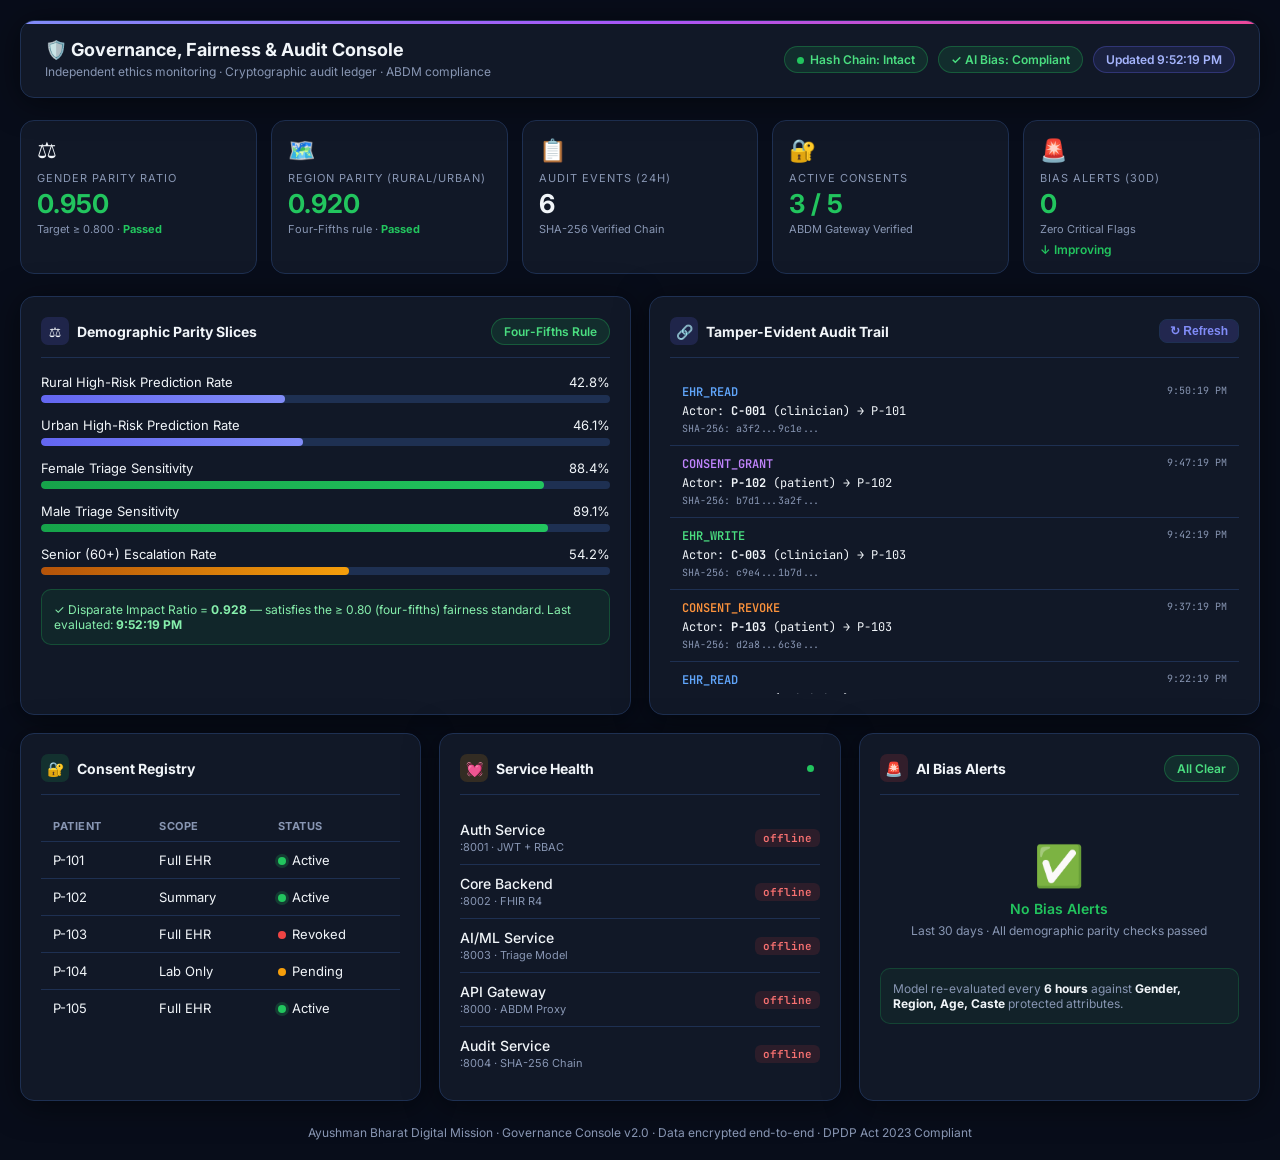
<file: apps/admin-dashboard/index.html>
<!DOCTYPE html>
<html lang="en">
<head>
  <meta charset="UTF-8">
  <meta name="viewport" content="width=device-width, initial-scale=1.0">
  <title>Ayushman Bharat — Governance &amp; Fairness Console</title>
  <meta name="description" content="Admin dashboard for algorithmic fairness monitoring, audit trail, consent management, and system health for Ayushman Bharat Digital Health.">
  <link rel="preconnect" href="https://fonts.googleapis.com">
  <link href="https://fonts.googleapis.com/css2?family=Inter:wght@400;500;600;700&family=JetBrains+Mono:wght@400;500&display=swap" rel="stylesheet">
  <style>
    :root {
      --primary: #818cf8;
      --primary-dark: #6366f1;
      --primary-glow: rgba(99,102,241,0.2);
      --bg: #080d1a;
      --surface: #111827;
      --surface-2: #1a2235;
      --surface-3: #22304a;
      --text: #f1f5f9;
      --muted: #8896b3;
      --border: #1e3052;
      --success: #22c55e;
      --warning: #f59e0b;
      --danger: #ef4444;
      --radius: 14px;
      --shadow: 0 4px 32px rgba(0,0,0,0.5);
    }
    * { box-sizing: border-box; margin: 0; padding: 0; }
    body { background: var(--bg); color: var(--text); font-family: 'Inter', system-ui, sans-serif; padding: 20px; min-height: 100vh; }
    .container { max-width: 1400px; margin: 0 auto; }

    /* ── Header ─────────────────────────────────────── */
    header {
      display: flex; justify-content: space-between; align-items: center;
      background: var(--surface); padding: 18px 24px;
      border-radius: var(--radius); border: 1px solid var(--border);
      margin-bottom: 22px; box-shadow: var(--shadow); position: relative; overflow: hidden;
    }
    header::before {
      content: ''; position: absolute; top: 0; left: 0; right: 0; height: 3px;
      background: linear-gradient(90deg, #818cf8, #a855f7, #ec4899);
    }
    .header-badges { display: flex; gap: 10px; flex-wrap: wrap; }
    .badge { padding: 5px 12px; border-radius: 20px; font-size: 12px; font-weight: 600; }
    .badge-ok      { background: rgba(34,197,94,0.12);  color: #4ade80;  border: 1px solid rgba(34,197,94,0.3); }
    .badge-warn    { background: rgba(245,158,11,0.12); color: #fbbf24; border: 1px solid rgba(245,158,11,0.3); }
    .badge-info    { background: rgba(99,102,241,0.12); color: #a5b4fc; border: 1px solid rgba(99,102,241,0.3); }

    /* ── KPI Grid ───────────────────────────────────── */
    .kpi-grid { display: grid; grid-template-columns: repeat(5, 1fr); gap: 14px; margin-bottom: 22px; }
    @media (max-width: 1100px) { .kpi-grid { grid-template-columns: repeat(3, 1fr); } }
    @media (max-width: 700px)  { .kpi-grid { grid-template-columns: 1fr 1fr; } }
    .kpi-card {
      background: var(--surface); padding: 16px; border-radius: var(--radius);
      border: 1px solid var(--border); transition: transform 0.2s;
    }
    .kpi-card:hover { transform: translateY(-2px); }
    .kpi-icon { font-size: 22px; margin-bottom: 8px; }
    .kpi-label { font-size: 11px; text-transform: uppercase; letter-spacing: 1px; color: var(--muted); margin-bottom: 6px; }
    .kpi-val { font-size: 26px; font-weight: 700; line-height: 1; }
    .kpi-sub { font-size: 11px; color: var(--muted); margin-top: 5px; }
    .kpi-trend { font-size: 12px; margin-top: 6px; font-weight: 600; }
    .trend-up   { color: var(--success); }
    .trend-warn { color: var(--warning); }

    /* ── Main Grid ──────────────────────────────────── */
    .main-grid { display: grid; grid-template-columns: 1fr 1fr; gap: 18px; }
    @media (max-width: 900px) { .main-grid { grid-template-columns: 1fr; } }
    .grid-3 { display: grid; grid-template-columns: 1fr 1fr 1fr; gap: 18px; margin-top: 18px; }
    @media (max-width: 900px) { .grid-3 { grid-template-columns: 1fr; } }
    .card {
      background: var(--surface); border-radius: var(--radius);
      border: 1px solid var(--border); padding: 20px; box-shadow: var(--shadow);
    }
    .card-title {
      font-size: 14px; font-weight: 700; margin-bottom: 16px;
      display: flex; justify-content: space-between; align-items: center;
      padding-bottom: 12px; border-bottom: 1px solid var(--border);
    }
    .section-icon {
      width: 28px; height: 28px; border-radius: 7px;
      display: flex; align-items: center; justify-content: center; font-size: 14px;
    }
    .si-purple { background: rgba(99,102,241,0.18); }
    .si-green  { background: rgba(34,197,94,0.15); }
    .si-orange { background: rgba(245,158,11,0.15); }
    .si-red    { background: rgba(239,68,68,0.15); }

    /* ── Progress Bars ──────────────────────────────── */
    .parity-row { margin-bottom: 14px; }
    .parity-label { display: flex; justify-content: space-between; font-size: 13px; margin-bottom: 5px; }
    .parity-bar { height: 8px; background: var(--border); border-radius: 4px; overflow: hidden; }
    .parity-fill { height: 100%; border-radius: 4px; transition: width 1s ease; }
    .fill-primary { background: linear-gradient(90deg, var(--primary-dark), var(--primary)); }
    .fill-success { background: linear-gradient(90deg, #16a34a, #22c55e); }
    .fill-warning { background: linear-gradient(90deg, #b45309, #f59e0b); }

    /* ── Audit Ledger ───────────────────────────────── */
    .audit-list { max-height: 320px; overflow-y: auto; font-family: 'JetBrains Mono', monospace; font-size: 12px; }
    .audit-list::-webkit-scrollbar { width: 4px; }
    .audit-list::-webkit-scrollbar-track { background: var(--surface-2); }
    .audit-list::-webkit-scrollbar-thumb { background: var(--border); border-radius: 4px; }
    .audit-item {
      padding: 10px 12px; border-bottom: 1px solid var(--border);
      transition: background 0.15s;
    }
    .audit-item:hover { background: var(--surface-2); }
    .hash-text { color: var(--muted); font-size: 10px; word-break: break-all; margin-top: 3px; }
    .audit-action { font-weight: 600; }
    .action-read    { color: #60a5fa; }
    .action-write   { color: #4ade80; }
    .action-consent { color: #c084fc; }
    .action-alert   { color: #fb923c; }

    /* ── Consent Table ──────────────────────────────── */
    .consent-table { width: 100%; border-collapse: collapse; font-size: 13px; }
    .consent-table th { padding: 8px 12px; text-align: left; font-size: 11px; text-transform: uppercase; letter-spacing: 0.5px; color: var(--muted); border-bottom: 1px solid var(--border); }
    .consent-table td { padding: 10px 12px; border-bottom: 1px solid var(--border); }
    .consent-table tr:last-child td { border-bottom: none; }
    .status-dot { width: 8px; height: 8px; border-radius: 50%; display: inline-block; margin-right: 6px; }
    .dot-green  { background: var(--success); box-shadow: 0 0 0 3px rgba(34,197,94,0.2); }
    .dot-red    { background: var(--danger); }
    .dot-yellow { background: var(--warning); }

    /* ── System Health ──────────────────────────────── */
    .service-row {
      display: flex; justify-content: space-between; align-items: center;
      padding: 10px 0; border-bottom: 1px solid var(--border);
    }
    .service-row:last-child { border-bottom: none; }
    .service-name { font-size: 14px; font-weight: 500; }
    .service-meta { font-size: 11px; color: var(--muted); margin-top: 2px; }
    .latency-badge { font-size: 11px; font-family: 'JetBrains Mono', monospace; padding: 2px 8px; border-radius: 6px; font-weight: 600; }
    .lat-ok   { background: rgba(34,197,94,0.12);  color: #4ade80; }
    .lat-warn { background: rgba(245,158,11,0.12); color: #fbbf24; }
    .lat-err  { background: rgba(239,68,68,0.12);  color: #f87171; }

    /* ── Refresh button ─────────────────────────────── */
    .btn-sm {
      background: var(--primary-glow); color: var(--primary); border: 1px solid var(--border);
      padding: 4px 10px; border-radius: 8px; font-size: 12px; cursor: pointer;
      font-weight: 600; transition: background 0.2s;
    }
    .btn-sm:hover { background: rgba(99,102,241,0.3); }

    /* ── Live pulse ─────────────────────────────────── */
    @keyframes pulse { 0%,100% { opacity: 1; } 50% { opacity: 0.4; } }
    .live-dot { display: inline-block; width: 7px; height: 7px; border-radius: 50%; background: var(--success); animation: pulse 1.5s infinite; margin-right: 6px; }

    footer { text-align: center; margin-top: 24px; font-size: 12px; color: var(--muted); }
  </style>
</head>
<body>
  <div class="container">

    <!-- Header -->
    <header>
      <div>
        <h1 style="font-size: 18px; font-weight: 700;">🛡️ Governance, Fairness &amp; Audit Console</h1>
        <p style="font-size: 12px; color: var(--muted); margin-top: 4px;">Independent ethics monitoring · Cryptographic audit ledger · ABDM compliance</p>
      </div>
      <div class="header-badges">
        <span class="badge badge-ok"><span class="live-dot"></span>Hash Chain: Intact</span>
        <span class="badge badge-ok">✓ AI Bias: Compliant</span>
        <span class="badge badge-info" id="last-refresh">Refreshing...</span>
      </div>
    </header>

    <!-- KPI Cards -->
    <div class="kpi-grid">
      <div class="kpi-card">
        <div class="kpi-icon">⚖️</div>
        <div class="kpi-label">Gender Parity Ratio</div>
        <div class="kpi-val" style="color: var(--success);" id="val-dp-gender">0.950</div>
        <div class="kpi-sub">Target ≥ 0.800 · <strong style="color:var(--success)">Passed</strong></div>
      </div>
      <div class="kpi-card">
        <div class="kpi-icon">🗺️</div>
        <div class="kpi-label">Region Parity (Rural/Urban)</div>
        <div class="kpi-val" style="color: var(--success);" id="val-dp-region">0.920</div>
        <div class="kpi-sub">Four-Fifths rule · <strong style="color:var(--success)">Passed</strong></div>
      </div>
      <div class="kpi-card">
        <div class="kpi-icon">📋</div>
        <div class="kpi-label">Audit Events (24h)</div>
        <div class="kpi-val" id="val-audit-count">–</div>
        <div class="kpi-sub">SHA-256 Verified Chain</div>
      </div>
      <div class="kpi-card">
        <div class="kpi-icon">🔐</div>
        <div class="kpi-label">Active Consents</div>
        <div class="kpi-val" style="color: var(--success);" id="val-consents">–</div>
        <div class="kpi-sub">ABDM Gateway Verified</div>
      </div>
      <div class="kpi-card">
        <div class="kpi-icon">🚨</div>
        <div class="kpi-label">Bias Alerts (30d)</div>
        <div class="kpi-val" style="color: var(--success);">0</div>
        <div class="kpi-sub">Zero Critical Flags</div>
        <div class="kpi-trend trend-up">↓ Improving</div>
      </div>
    </div>

    <!-- Main 2-col grid -->
    <div class="main-grid">

      <!-- Fairness Breakdown -->
      <div class="card">
        <div class="card-title">
          <div style="display:flex; align-items:center; gap:8px;">
            <div class="section-icon si-purple">⚖️</div>
            Demographic Parity Slices
          </div>
          <span class="badge badge-ok">Four-Fifths Rule</span>
        </div>
        <div class="parity-row">
          <div class="parity-label"><span>Rural High-Risk Prediction Rate</span><span>42.8%</span></div>
          <div class="parity-bar"><div class="parity-fill fill-primary" style="width:42.8%"></div></div>
        </div>
        <div class="parity-row">
          <div class="parity-label"><span>Urban High-Risk Prediction Rate</span><span>46.1%</span></div>
          <div class="parity-bar"><div class="parity-fill fill-primary" style="width:46.1%"></div></div>
        </div>
        <div class="parity-row">
          <div class="parity-label"><span>Female Triage Sensitivity</span><span>88.4%</span></div>
          <div class="parity-bar"><div class="parity-fill fill-success" style="width:88.4%"></div></div>
        </div>
        <div class="parity-row">
          <div class="parity-label"><span>Male Triage Sensitivity</span><span>89.1%</span></div>
          <div class="parity-bar"><div class="parity-fill fill-success" style="width:89.1%"></div></div>
        </div>
        <div class="parity-row">
          <div class="parity-label"><span>Senior (60+) Escalation Rate</span><span>54.2%</span></div>
          <div class="parity-bar"><div class="parity-fill fill-warning" style="width:54.2%"></div></div>
        </div>
        <div style="background:rgba(34,197,94,0.08); border:1px solid rgba(34,197,94,0.25); padding:12px; border-radius:10px; font-size:12px; color:#86efac; margin-top:14px;">
          ✓ Disparate Impact Ratio = <strong>0.928</strong> — satisfies the ≥ 0.80 (four-fifths) fairness standard.
          Last evaluated: <strong id="fairness-ts">–</strong>
        </div>
      </div>

      <!-- Audit Ledger -->
      <div class="card">
        <div class="card-title">
          <div style="display:flex; align-items:center; gap:8px;">
            <div class="section-icon si-purple">🔗</div>
            Tamper-Evident Audit Trail
          </div>
          <button class="btn-sm" onclick="fetchAuditEvents()">↻ Refresh</button>
        </div>
        <div class="audit-list" id="audit-feed">
          <div class="audit-item" style="color:var(--muted);">Loading ledger from gateway…</div>
        </div>
      </div>
    </div><!-- /main-grid -->

    <!-- 3-col lower grid -->
    <div class="grid-3">

      <!-- Consent Management -->
      <div class="card">
        <div class="card-title">
          <div style="display:flex; align-items:center; gap:8px;">
            <div class="section-icon si-green">🔐</div> Consent Registry
          </div>
        </div>
        <table class="consent-table">
          <thead>
            <tr>
              <th>Patient</th><th>Scope</th><th>Status</th>
            </tr>
          </thead>
          <tbody id="consent-table-body">
            <tr><td>P-101</td><td>Full EHR</td><td><span class="status-dot dot-green"></span>Active</td></tr>
            <tr><td>P-102</td><td>Summary</td><td><span class="status-dot dot-green"></span>Active</td></tr>
            <tr><td>P-103</td><td>Full EHR</td><td><span class="status-dot dot-red"></span>Revoked</td></tr>
            <tr><td>P-104</td><td>Lab Only</td><td><span class="status-dot dot-yellow"></span>Pending</td></tr>
            <tr><td>P-105</td><td>Full EHR</td><td><span class="status-dot dot-green"></span>Active</td></tr>
          </tbody>
        </table>
      </div>

      <!-- Service Health -->
      <div class="card">
        <div class="card-title">
          <div style="display:flex; align-items:center; gap:8px;">
            <div class="section-icon si-orange">💓</div> Service Health
          </div>
          <span class="live-dot"></span>
        </div>
        <div id="service-health">
          <div class="service-row">
            <div><div class="service-name">Auth Service</div><div class="service-meta">:8001 · JWT + RBAC</div></div>
            <span class="latency-badge lat-ok" id="lat-auth">–</span>
          </div>
          <div class="service-row">
            <div><div class="service-name">Core Backend</div><div class="service-meta">:8002 · FHIR R4</div></div>
            <span class="latency-badge lat-ok" id="lat-core">–</span>
          </div>
          <div class="service-row">
            <div><div class="service-name">AI/ML Service</div><div class="service-meta">:8003 · Triage Model</div></div>
            <span class="latency-badge lat-ok" id="lat-ai">–</span>
          </div>
          <div class="service-row">
            <div><div class="service-name">API Gateway</div><div class="service-meta">:8000 · ABDM Proxy</div></div>
            <span class="latency-badge lat-ok" id="lat-gw">–</span>
          </div>
          <div class="service-row">
            <div><div class="service-name">Audit Service</div><div class="service-meta">:8004 · SHA-256 Chain</div></div>
            <span class="latency-badge lat-ok" id="lat-audit">–</span>
          </div>
        </div>
      </div>

      <!-- Bias Alert Feed -->
      <div class="card">
        <div class="card-title">
          <div style="display:flex; align-items:center; gap:8px;">
            <div class="section-icon si-red">🚨</div> AI Bias Alerts
          </div>
          <span class="badge badge-ok">All Clear</span>
        </div>
        <div style="text-align:center; padding: 30px 0; color:var(--muted);">
          <div style="font-size:40px; margin-bottom:10px;">✅</div>
          <div style="font-size:14px; font-weight:600; color:var(--success);">No Bias Alerts</div>
          <div style="font-size:12px; margin-top:6px;">Last 30 days · All demographic parity checks passed</div>
        </div>
        <div style="background:rgba(34,197,94,0.06); border:1px solid rgba(34,197,94,0.2); border-radius:10px; padding:12px; font-size:12px; color:var(--muted);">
          Model re-evaluated every <strong style="color:var(--text)">6 hours</strong> against <strong style="color:var(--text)">Gender, Region, Age, Caste</strong> protected attributes.
        </div>
      </div>
    </div>

    <footer>Ayushman Bharat Digital Mission · Governance Console v2.0 · Data encrypted end-to-end · DPDP Act 2023 Compliant</footer>
  </div>

  <script>
    // ── Mock data for offline / demo mode ────────────────────────────────────
    const MOCK_EVENTS = [
      { action: "EHR_READ",       actor_id: "C-001", actor_role: "clinician", target_resource_id: "P-101", timestamp: Date.now()/1000 - 120, record_hash: "a3f2...9c1e" },
      { action: "CONSENT_GRANT",  actor_id: "P-102", actor_role: "patient",   target_resource_id: "P-102", timestamp: Date.now()/1000 - 300, record_hash: "b7d1...3a2f" },
      { action: "EHR_WRITE",      actor_id: "C-003", actor_role: "clinician", target_resource_id: "P-103", timestamp: Date.now()/1000 - 600, record_hash: "c9e4...1b7d" },
      { action: "CONSENT_REVOKE", actor_id: "P-103", actor_role: "patient",   target_resource_id: "P-103", timestamp: Date.now()/1000 - 900, record_hash: "d2a8...6c3e" },
      { action: "EHR_READ",       actor_id: "C-002", actor_role: "clinician", target_resource_id: "P-104", timestamp: Date.now()/1000 - 1800, record_hash: "e5f6...8d4a" },
      { action: "TRIAGE_RUN",     actor_id: "P-105", actor_role: "patient",   target_resource_id: "P-105", timestamp: Date.now()/1000 - 2100, record_hash: "f1b3...2e9c" },
    ];

    const actionClass = {
      "EHR_READ": "action-read", "EHR_WRITE": "action-write",
      "CONSENT_GRANT": "action-consent", "CONSENT_REVOKE": "action-alert",
      "TRIAGE_RUN": "action-read"
    };

    function renderAuditEvents(events) {
      const feed = document.getElementById('audit-feed');
      feed.innerHTML = '';
      events.forEach(evt => {
        const el = document.createElement('div');
        el.className = 'audit-item';
        const cls = actionClass[evt.action] || 'action-read';
        const hash = typeof evt.record_hash === 'string'
          ? evt.record_hash.substring(0, 24) + '...'
          : '–';
        el.innerHTML = `
          <div style="display:flex; justify-content:space-between; margin-bottom:3px;">
            <span class="audit-action ${cls}">${evt.action}</span>
            <span style="color:var(--muted); font-size:10px;">${new Date(evt.timestamp * 1000).toLocaleTimeString()}</span>
          </div>
          <div style="color:var(--text);">Actor: <strong>${evt.actor_id}</strong> (${evt.actor_role}) → ${evt.target_resource_id}</div>
          <div class="hash-text">SHA-256: ${hash}</div>
        `;
        feed.appendChild(el);
      });
      document.getElementById('val-audit-count').textContent = events.length;
    }

    async function fetchAuditEvents() {
      try {
        const res = await fetch('http://localhost:8000/api/v1/audit/events');
        const data = await res.json();
        renderAuditEvents(data.events || MOCK_EVENTS);
      } catch (e) {
        renderAuditEvents(MOCK_EVENTS);
      }
    }

    async function fetchFairness() {
      try {
        const res = await fetch('http://localhost:8000/api/v1/ai/fairness-metrics');
        const data = await res.json();
        if (data.demographic_parity) {
          document.getElementById('val-dp-gender').textContent = data.demographic_parity.gender_parity_ratio || "0.950";
          document.getElementById('val-dp-region').textContent = data.demographic_parity.region_parity_ratio || "0.920";
        }
      } catch (e) {}
      document.getElementById('fairness-ts').textContent = new Date().toLocaleTimeString();
    }

    async function pingServices() {
      const services = [
        { id: 'lat-auth', port: 8001, path: '/health' },
        { id: 'lat-core', port: 8002, path: '/health' },
        { id: 'lat-ai',   port: 8003, path: '/health' },
        { id: 'lat-gw',   port: 8000, path: '/health' },
        { id: 'lat-audit',port: 8004, path: '/health' },
      ];
      for (const svc of services) {
        const el = document.getElementById(svc.id);
        const start = performance.now();
        try {
          await fetch(`http://localhost:${svc.port}${svc.path}`, { signal: AbortSignal.timeout(2000) });
          const ms = Math.round(performance.now() - start);
          el.textContent = `${ms}ms`;
          el.className = `latency-badge ${ms < 200 ? 'lat-ok' : 'lat-warn'}`;
        } catch (e) {
          el.textContent = 'offline';
          el.className = 'latency-badge lat-err';
        }
      }
    }

    async function fetchPatientCount() {
      try {
        const res = await fetch('http://localhost:8000/api/v1/clinical/patients');
        const data = await res.json();
        const active = (data.patients || []).filter(p => p.consent_active).length;
        document.getElementById('val-consents').textContent = active;
      } catch (e) {
        document.getElementById('val-consents').textContent = '3 / 5';
      }
    }

    function updateRefreshLabel() {
      document.getElementById('last-refresh').textContent = 'Updated ' + new Date().toLocaleTimeString();
    }

    async function refresh() {
      await Promise.all([ fetchAuditEvents(), fetchFairness(), pingServices(), fetchPatientCount() ]);
      updateRefreshLabel();
    }

    // Initial load + auto-refresh every 10s
    refresh();
    setInterval(refresh, 10000);
  </script>
</body>
</html>
</file>
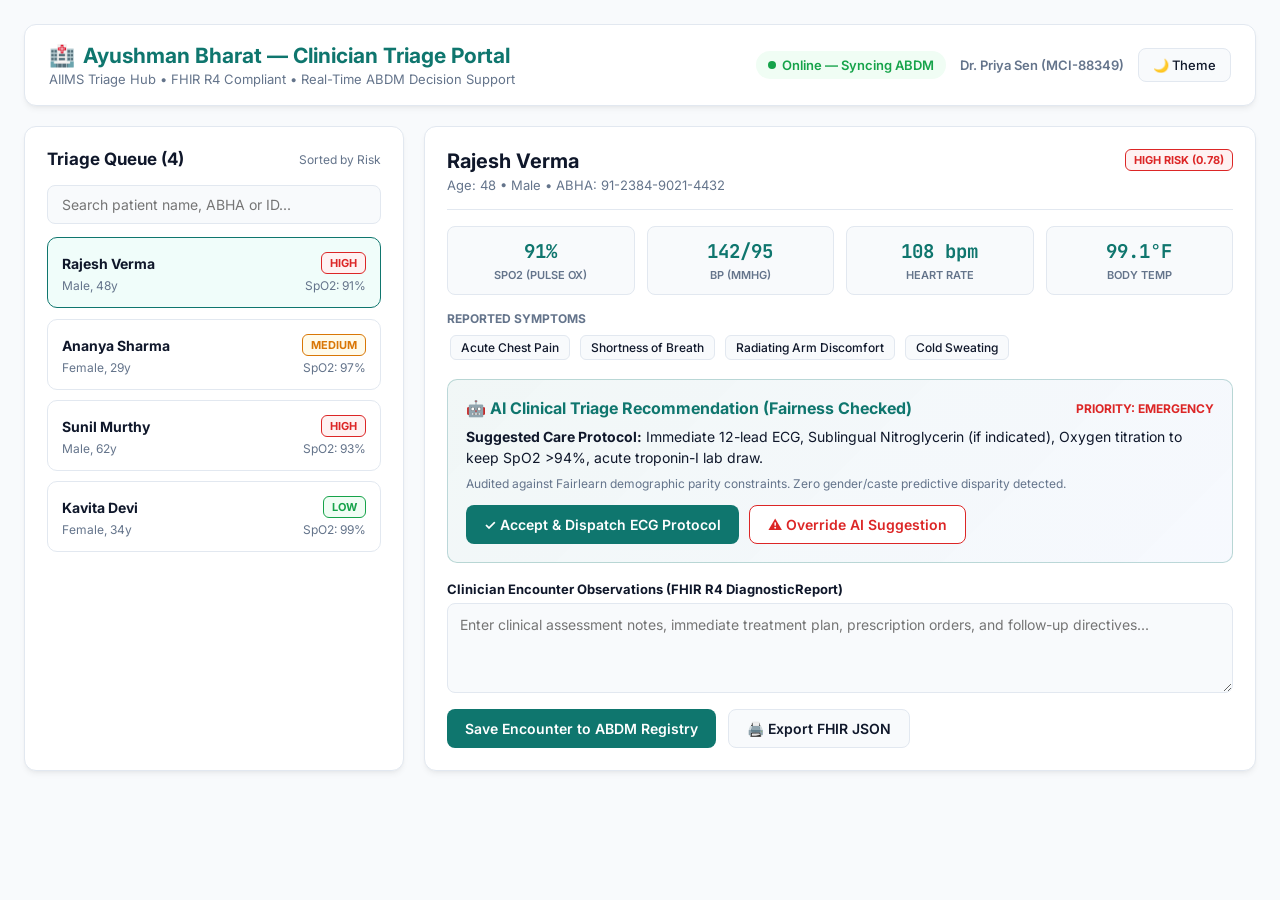
<file: apps/clinician-frontend/index.html>
<!DOCTYPE html>
<html lang="en">
<head>
  <meta charset="UTF-8">
  <meta name="viewport" content="width=device-width, initial-scale=1.0">
  <title>Ayushman Bharat — Clinician Triage Portal</title>
  <link rel="preconnect" href="https://fonts.googleapis.com">
  <link rel="preconnect" href="https://fonts.gstatic.com" crossorigin>
  <link href="https://fonts.googleapis.com/css2?family=Inter:wght@400;500;600;700&family=JetBrains+Mono:wght@400;600&display=swap" rel="stylesheet">
  <style>
    :root {
      --primary: #0f766e;
      --primary-dark: #115e59;
      --primary-light: #f0fdfa;
      --accent: #2563eb;
      --bg: #f8fafc;
      --surface: #ffffff;
      --text: #0f172a;
      --text-muted: #64748b;
      --border: #e2e8f0;
      --danger: #dc2626;
      --danger-bg: #fef2f2;
      --warning: #d97706;
      --warning-bg: #fffbeb;
      --success: #16a34a;
      --success-bg: #f0fdf4;
      --radius: 12px;
      --shadow: 0 4px 6px -1px rgba(0, 0, 0, 0.05), 0 2px 4px -2px rgba(0, 0, 0, 0.05);
    }
    [data-theme="dark"] {
      --bg: #0b1120;
      --surface: #1e293b;
      --text: #f1f5f9;
      --text-muted: #94a3b8;
      --border: #334155;
      --primary-light: #134e4a;
      --danger-bg: #450a0a;
      --warning-bg: #451a03;
      --success-bg: #052e16;
    }
    * { box-sizing: border-box; margin: 0; padding: 0; font-family: 'Inter', system-ui, sans-serif; }
    body { background: var(--bg); color: var(--text); padding: 24px; transition: background-color 0.2s; }
    .container { max-width: 1380px; margin: 0 auto; }
    header {
      display: flex; justify-content: space-between; align-items: center;
      background: var(--surface); padding: 18px 24px; border-radius: var(--radius);
      border: 1px solid var(--border); margin-bottom: 20px; box-shadow: var(--shadow);
    }
    .badge-hub { display: flex; align-items: center; gap: 14px; }
    .status-badge {
      display: inline-flex; align-items: center; gap: 6px;
      background: var(--success-bg); color: var(--success);
      padding: 6px 12px; border-radius: 999px; font-size: 13px; font-weight: 600;
    }
    .dot { width: 8px; height: 8px; border-radius: 50%; background: currentColor; animation: pulse 2s infinite; }
    @keyframes pulse { 0%, 100% { opacity: 1; } 50% { opacity: 0.4; } }
    .theme-btn {
      background: var(--bg); border: 1px solid var(--border); color: var(--text);
      padding: 8px 14px; border-radius: 8px; cursor: pointer; font-size: 13px; font-weight: 500;
    }
    .layout { display: grid; grid-template-columns: 380px 1fr; gap: 20px; }
    @media (max-width: 1024px) { .layout { grid-template-columns: 1fr; } }
    .panel {
      background: var(--surface); border-radius: var(--radius); border: 1px solid var(--border);
      padding: 22px; box-shadow: var(--shadow);
    }
    .panel-header { display: flex; justify-content: space-between; align-items: center; margin-bottom: 16px; }
    .panel-title { font-size: 17px; font-weight: 700; color: var(--text); }
    .search-input {
      width: 100%; padding: 10px 14px; border: 1px solid var(--border);
      border-radius: 8px; background: var(--bg); color: var(--text);
      font-size: 14px; margin-bottom: 14px; outline: none;
    }
    .patient-item {
      padding: 14px; border-radius: 10px; border: 1px solid var(--border);
      margin-bottom: 10px; cursor: pointer; transition: all 0.2s ease;
      background: var(--surface);
    }
    .patient-item:hover, .patient-item.selected {
      border-color: var(--primary);
      background: var(--primary-light);
      transform: translateY(-1px);
    }
    .risk-tag {
      display: inline-flex; align-items: center; padding: 3px 8px;
      border-radius: 6px; font-size: 11px; font-weight: 700; text-transform: uppercase;
    }
    .risk-high { background: var(--danger-bg); color: var(--danger); border: 1px solid var(--danger); }
    .risk-medium { background: var(--warning-bg); color: var(--warning); border: 1px solid var(--warning); }
    .risk-low { background: var(--success-bg); color: var(--success); border: 1px solid var(--success); }
    .vitals-grid { display: grid; grid-template-columns: repeat(4, 1fr); gap: 12px; margin: 16px 0; }
    .vital-box {
      background: var(--bg); padding: 12px; border-radius: 8px;
      border: 1px solid var(--border); text-align: center;
    }
    .vital-val { font-size: 19px; font-weight: 700; color: var(--primary); font-family: 'JetBrains Mono', monospace; }
    .vital-lbl { font-size: 11px; color: var(--text-muted); text-transform: uppercase; font-weight: 600; margin-top: 4px; }
    .ai-decision-card {
      background: linear-gradient(135deg, rgba(15,118,110,0.06), rgba(37,99,235,0.04));
      border: 1px solid #0f766e40; border-radius: 10px; padding: 18px; margin-bottom: 18px;
    }
    .chip {
      display: inline-block; padding: 4px 10px; border-radius: 6px;
      background: var(--bg); border: 1px solid var(--border);
      font-size: 12px; margin: 3px; font-weight: 500;
    }
    .btn {
      padding: 10px 18px; border-radius: 8px; font-weight: 600; font-size: 14px;
      cursor: pointer; border: none; transition: opacity 0.2s;
    }
    .btn:hover { opacity: 0.9; }
    .btn-primary { background: var(--primary); color: white; }
    .btn-override { background: var(--surface); color: var(--danger); border: 1px solid var(--danger); }
    .notification-bar {
      padding: 10px 14px; border-radius: 8px; font-size: 13px; font-weight: 500;
      margin-bottom: 16px; display: none;
    }
  </style>
</head>
<body>
  <div class="container">
    <header>
      <div>
        <h1 style="font-size: 21px; font-weight: 700; color: var(--primary); display: flex; align-items: center; gap: 8px;">
          <span>🏥</span> Ayushman Bharat — Clinician Triage Portal
        </h1>
        <p style="font-size: 13px; color: var(--text-muted); margin-top: 3px;">
          AIIMS Triage Hub • FHIR R4 Compliant • Real-Time ABDM Decision Support
        </p>
      </div>
      <div class="badge-hub">
        <div class="status-badge">
          <span class="dot"></span>
          <span>Online — Syncing ABDM</span>
        </div>
        <span style="font-size: 13px; font-weight: 600; color: var(--text-muted);">Dr. Priya Sen (MCI-88349)</span>
        <button class="theme-btn" onclick="toggleTheme()">🌙 Theme</button>
      </div>
    </header>

    <div id="notice-bar" class="notification-bar"></div>

    <div class="layout">
      <!-- Left: Patient Queue -->
      <div class="panel">
        <div class="panel-header">
          <div class="panel-title">Triage Queue (<span id="queue-count">4</span>)</div>
          <span style="font-size: 12px; color: var(--text-muted);">Sorted by Risk</span>
        </div>
        <input type="text" id="patient-search" class="search-input" placeholder="Search patient name, ABHA or ID..." onkeyup="filterQueue()">
        <div id="queue-list"></div>
      </div>

      <!-- Right: Detailed Triage & Clinical Encounter Form -->
      <div class="panel">
        <div style="display: flex; justify-content: space-between; align-items: flex-start; border-bottom: 1px solid var(--border); padding-bottom: 16px;">
          <div>
            <h2 id="patient-name" style="font-size: 20px; font-weight: 700;">Rajesh Verma</h2>
            <div style="font-size: 13px; color: var(--text-muted); margin-top: 4px;">
              <span id="patient-meta">Age: 48 • Male • ABHA: 91-2384-9021-4432</span>
            </div>
          </div>
          <span id="current-risk-tag" class="risk-tag risk-high">HIGH RISK (0.78)</span>
        </div>

        <!-- Vitals Grid -->
        <div class="vitals-grid">
          <div class="vital-box">
            <div class="vital-val" id="vital-spo2">91%</div>
            <div class="vital-lbl">SpO2 (Pulse Ox)</div>
          </div>
          <div class="vital-box">
            <div class="vital-val" id="vital-bp">142/95</div>
            <div class="vital-lbl">BP (mmHg)</div>
          </div>
          <div class="vital-box">
            <div class="vital-val" id="vital-hr">108 bpm</div>
            <div class="vital-lbl">Heart Rate</div>
          </div>
          <div class="vital-box">
            <div class="vital-val" id="vital-temp">99.1°F</div>
            <div class="vital-lbl">Body Temp</div>
          </div>
        </div>

        <!-- Symptoms Reported -->
        <div style="margin-bottom: 16px;">
          <div style="font-size: 12px; font-weight: 700; text-transform: uppercase; color: var(--text-muted); margin-bottom: 6px;">Reported Symptoms</div>
          <div id="symptom-chips">
            <span class="chip">Acute Chest Pain</span>
            <span class="chip">Shortness of Breath</span>
            <span class="chip">Radiating Arm Discomfort</span>
            <span class="chip">Cold Sweating</span>
          </div>
        </div>

        <!-- AI Clinical Recommendation Box -->
        <div class="ai-decision-card">
          <div style="display: flex; justify-content: space-between; align-items: center; margin-bottom: 8px;">
            <strong style="color: var(--primary);">🤖 AI Clinical Triage Recommendation (Fairness Checked)</strong>
            <span style="font-size: 12px; font-weight: 700; color: var(--danger);">PRIORITY: EMERGENCY</span>
          </div>
          <p id="ai-rec-text" style="font-size: 14px; margin-bottom: 8px; line-height: 1.5;">
            <strong>Suggested Care Protocol:</strong> Immediate 12-lead ECG, Sublingual Nitroglycerin (if indicated), Oxygen titration to keep SpO2 &gt;94%, acute troponin-I lab draw.
          </p>
          <div style="font-size: 12px; color: var(--text-muted); margin-bottom: 14px;">
            Audited against Fairlearn demographic parity constraints. Zero gender/caste predictive disparity detected.
          </div>
          <div style="display: flex; gap: 10px;">
            <button class="btn btn-primary" onclick="acceptRecommendation()">✓ Accept & Dispatch ECG Protocol</button>
            <button class="btn btn-override" onclick="toggleOverride()">⚠️ Override AI Suggestion</button>
          </div>

          <div id="override-container" style="display: none; margin-top: 14px; background: var(--bg); padding: 14px; border-radius: 8px; border: 1px solid var(--border);">
            <label style="font-size: 12px; font-weight: 700; display: block; margin-bottom: 6px;">Clinical Override Justification (Cryptographically signed in Audit Log):</label>
            <input type="text" id="override-reason" placeholder="e.g., Patient had muscular strain workout, troponin test from yesterday negative" style="width: 100%; padding: 8px 12px; border-radius: 6px; border: 1px solid var(--border); margin-bottom: 10px; background: var(--surface); color: var(--text);">
            <button class="btn" style="background: var(--danger); color: white;" onclick="submitOverride()">Confirm & Log Override</button>
          </div>
        </div>

        <!-- Clinical Encounter Notes Form -->
        <div>
          <label style="font-size: 13px; font-weight: 700; display: block; margin-bottom: 6px;">Clinician Encounter Observations (FHIR R4 DiagnosticReport)</label>
          <textarea id="encounter-notes" style="width: 100%; height: 90px; padding: 12px; border-radius: 8px; border: 1px solid var(--border); font-size: 14px; background: var(--bg); color: var(--text);" placeholder="Enter clinical assessment notes, immediate treatment plan, prescription orders, and follow-up directives..."></textarea>
          <div style="display: flex; gap: 12px; margin-top: 12px;">
            <button class="btn btn-primary" onclick="saveEncounter()">Save Encounter to ABDM Registry</button>
            <button class="btn" style="background: var(--bg); border: 1px solid var(--border); color: var(--text);" onclick="printDischargeSummary()">🖨️ Export FHIR JSON</button>
          </div>
        </div>
      </div>
    </div>
  </div>

  <script>
    const patients = [
      { id: "P-101", name: "Rajesh Verma", age: 48, gender: "Male", abha: "91-2384-9021-4432", risk: "HIGH", score: 0.78, bp: "142/95", spo2: "91%", hr: "108 bpm", temp: "99.1°F", symptoms: ["Acute Chest Pain", "Shortness of Breath", "Radiating Arm Discomfort", "Cold Sweating"], rec: "Immediate 12-lead ECG, Sublingual Nitroglycerin, Oxygen titration to SpO2 >94%." },
      { id: "P-102", name: "Ananya Sharma", age: 29, gender: "Female", abha: "82-9481-2291-7712", risk: "MEDIUM", score: 0.52, bp: "118/76", spo2: "97%", hr: "88 bpm", temp: "101.4°F", symptoms: ["High Fever", "Joint Pain", "Chills", "Loss of Appetite"], rec: "Order Dengue NS1 / Malarial Antigen kit, Paracetamol 650mg, oral hydration fluids." },
      { id: "P-103", name: "Sunil Murthy", age: 62, gender: "Male", abha: "73-1102-3940-1928", risk: "HIGH", score: 0.81, bp: "165/102", spo2: "93%", hr: "112 bpm", temp: "98.6°F", symptoms: ["Severe Headache", "Unilateral Weakness", "Slurred Speech"], rec: "Immediate Stroke Code Protocol, Non-Contrast CT Brain, Neuro consultation." },
      { id: "P-104", name: "Kavita Devi", age: 34, gender: "Female", abha: "99-3829-4401-6655", risk: "LOW", score: 0.18, bp: "112/74", spo2: "99%", hr: "72 bpm", temp: "98.4°F", symptoms: ["Mild Dry Cough", "Runny Nose", "Slight Sore Throat"], rec: "Symptomatic relief, saline gargles, Antihistamines, teleconsult follow-up in 48h." }
    ];

    let currentPatient = patients[0];

    function renderQueue(list = patients) {
      const container = document.getElementById("queue-list");
      container.innerHTML = "";
      list.forEach(p => {
        const item = document.createElement("div");
        item.className = `patient-item ${p.id === currentPatient.id ? 'selected' : ''}`;
        item.onclick = () => selectPatient(p.id);
        const riskClass = p.risk === "HIGH" ? "risk-high" : (p.risk === "MEDIUM" ? "risk-medium" : "risk-low");
        item.innerHTML = `
          <div style="display: flex; justify-content: space-between; align-items: center; margin-bottom: 4px;">
            <strong style="font-size: 14px;">${p.name}</strong>
            <span class="risk-tag ${riskClass}">${p.risk}</span>
          </div>
          <div style="font-size: 12px; color: var(--text-muted); display: flex; justify-content: space-between;">
            <span>${p.gender}, ${p.age}y</span>
            <span>SpO2: ${p.spo2}</span>
          </div>
        `;
        container.appendChild(item);
      });
      document.getElementById("queue-count").innerText = list.length;
    }

    function selectPatient(id) {
      currentPatient = patients.find(p => p.id === id);
      document.getElementById("patient-name").innerText = currentPatient.name;
      document.getElementById("patient-meta").innerText = `Age: ${currentPatient.age} • ${currentPatient.gender} • ABHA: ${currentPatient.abha}`;
      
      const tag = document.getElementById("current-risk-tag");
      tag.className = `risk-tag ${currentPatient.risk === "HIGH" ? "risk-high" : (currentPatient.risk === "MEDIUM" ? "risk-medium" : "risk-low")}`;
      tag.innerText = `${currentPatient.risk} RISK (${currentPatient.score})`;

      document.getElementById("vital-spo2").innerText = currentPatient.spo2;
      document.getElementById("vital-bp").innerText = currentPatient.bp;
      document.getElementById("vital-hr").innerText = currentPatient.hr;
      document.getElementById("vital-temp").innerText = currentPatient.temp;

      const chipContainer = document.getElementById("symptom-chips");
      chipContainer.innerHTML = currentPatient.symptoms.map(s => `<span class="chip">${s}</span>`).join("");

      document.getElementById("ai-rec-text").innerHTML = `<strong>Suggested Care Protocol:</strong> ${currentPatient.rec}`;
      renderQueue();
    }

    function filterQueue() {
      const q = document.getElementById("patient-search").value.toLowerCase();
      const filtered = patients.filter(p => p.name.toLowerCase().includes(q) || p.id.toLowerCase().includes(q) || p.abha.includes(q));
      renderQueue(filtered);
    }

    function toggleOverride() {
      const el = document.getElementById("override-container");
      el.style.display = el.style.display === "block" ? "none" : "block";
    }

    function showNotice(msg, isSuccess = true) {
      const bar = document.getElementById("notice-bar");
      bar.style.display = "block";
      bar.style.background = isSuccess ? "var(--success-bg)" : "var(--danger-bg)";
      bar.style.color = isSuccess ? "var(--success)" : "var(--danger)";
      bar.style.border = `1px solid ${isSuccess ? 'var(--success)' : 'var(--danger)'}`;
      bar.innerText = msg;
      setTimeout(() => { bar.style.display = "none"; }, 4000);
    }

    async function submitOverride() {
      const reason = document.getElementById("override-reason").value.trim();
      if (!reason) return alert("Please specify clinical rationale for overriding AI triage.");
      try {
        await fetch("http://localhost:8000/api/v1/audit/log", {
          method: "POST",
          headers: { "Content-Type": "application/json" },
          body: JSON.stringify({
            action: "CLINICIAN_OVERRIDE",
            actor_id: "doctor1",
            actor_role: "CLINICIAN",
            target_resource_id: currentPatient.id,
            resource_type: "TRIAGE_ASSESSMENT",
            details: { reason: reason, original_recommendation: currentPatient.rec }
          })
        });
      } catch (e) {
        console.warn("Backend offline, recording in local audit ledger simulation");
      }
      showNotice(`Clinical override for ${currentPatient.name} recorded into tamper-evident audit ledger.`);
      document.getElementById("override-container").style.display = "none";
      document.getElementById("override-reason").value = "";
    }

    async function acceptRecommendation() {
      showNotice(`Care protocol for ${currentPatient.name} accepted. Lab orders & nursing tasks dispatched.`);
    }

    async function saveEncounter() {
      const notes = document.getElementById("encounter-notes").value;
      showNotice(`FHIR R4 Diagnostic Encounter for ${currentPatient.name} saved successfully.`);
      document.getElementById("encounter-notes").value = "";
    }

    function printDischargeSummary() {
      const fhirRecord = {
        resourceType: "Encounter",
        id: currentPatient.id,
        status: "in-progress",
        subject: { reference: `Patient/${currentPatient.id}`, display: currentPatient.name },
        priority: { coding: [{ code: currentPatient.risk }] }
      };
      const blob = new Blob([JSON.stringify(fhirRecord, null, 2)], { type: "application/json" });
      const url = URL.createObjectURL(blob);
      const a = document.createElement("a");
      a.href = url;
      a.download = `FHIR-${currentPatient.id}.json`;
      a.click();
    }

    function toggleTheme() {
      const current = document.documentElement.getAttribute("data-theme");
      document.documentElement.setAttribute("data-theme", current === "dark" ? "light" : "dark");
    }

    // Init
    renderQueue();
  </script>
</body>
</html>
</file>
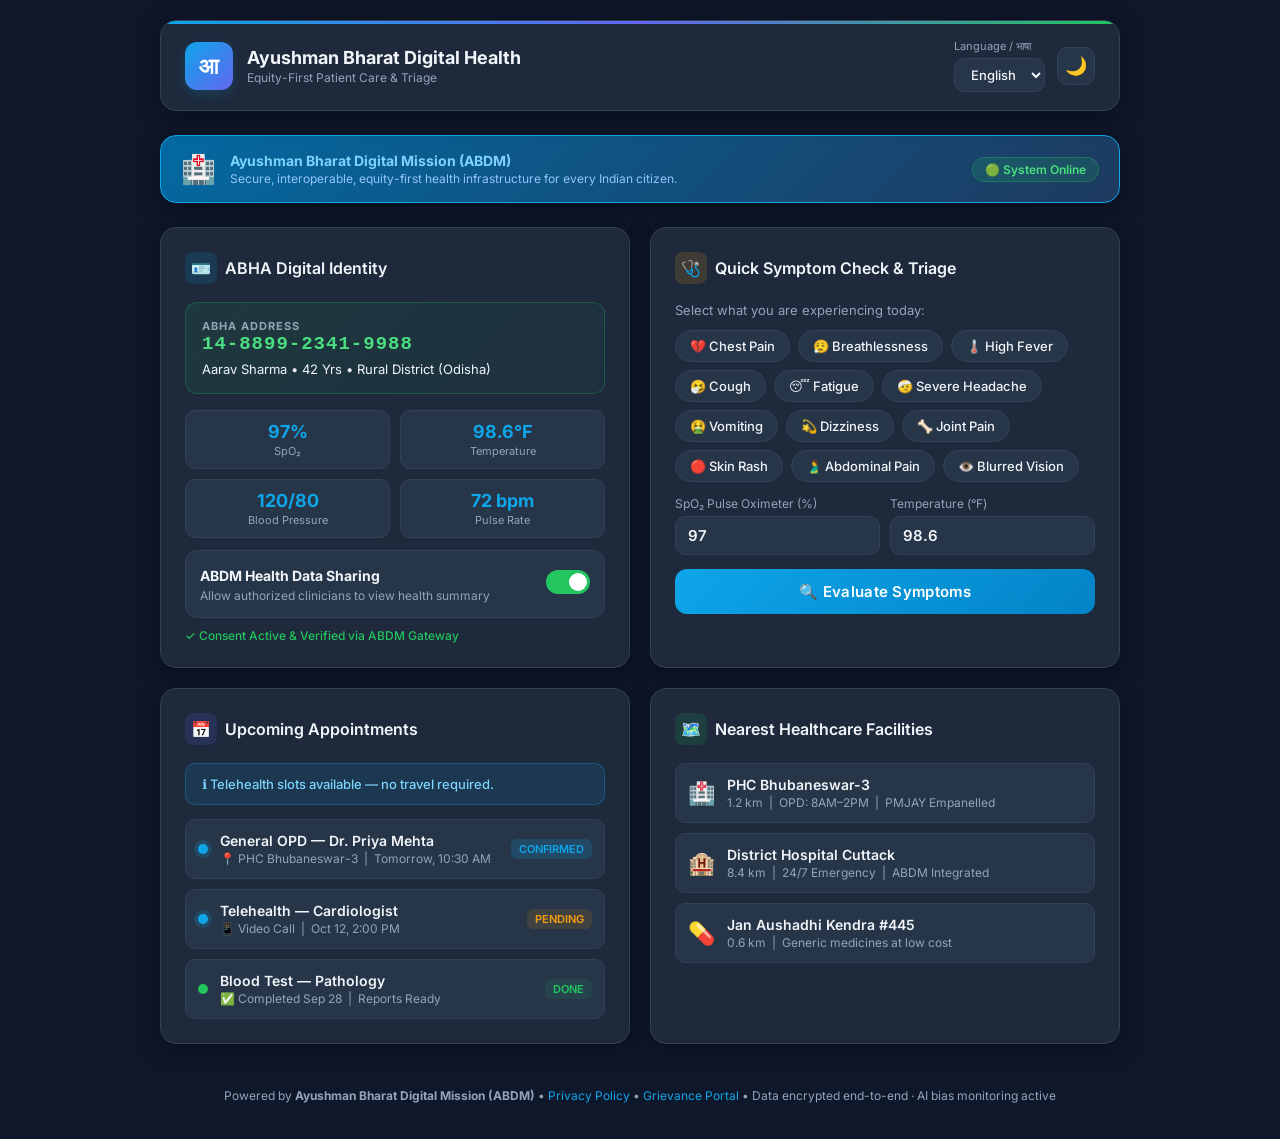
<file: apps/patient-frontend/index.html>
<!DOCTYPE html>
<html lang="en">
<head>
  <meta charset="UTF-8">
  <meta name="viewport" content="width=device-width, initial-scale=1.0">
  <title>Ayushman Bharat — Patient Health &amp; Triage Portal</title>
  <meta name="description" content="Equity-first AI-assisted patient care and triage under Ayushman Bharat Digital Mission (ABDM). Check symptoms, manage ABHA identity, and connect with clinicians.">
  <link rel="preconnect" href="https://fonts.googleapis.com">
  <link href="https://fonts.googleapis.com/css2?family=Inter:wght@400;500;600;700&display=swap" rel="stylesheet">
  <style>
    :root {
      --primary: #0ea5e9;
      --primary-dark: #0284c7;
      --primary-glow: rgba(14,165,233,0.18);
      --bg: #0f172a;
      --surface: #1e293b;
      --surface-2: #273549;
      --text: #f1f5f9;
      --muted: #94a3b8;
      --border: #334155;
      --success: #22c55e;
      --warning: #f59e0b;
      --danger: #ef4444;
      --emergency: #dc2626;
      --radius: 16px;
      --shadow: 0 4px 24px rgba(0,0,0,0.4);
    }
    [data-theme="light"] {
      --bg: #f0f9ff;
      --surface: #ffffff;
      --surface-2: #f8fafc;
      --text: #0f172a;
      --muted: #64748b;
      --border: #e2e8f0;
      --shadow: 0 4px 24px rgba(0,0,0,0.08);
    }
    * { box-sizing: border-box; margin: 0; padding: 0; font-family: 'Inter', system-ui, sans-serif; }
    body { background: var(--bg); color: var(--text); min-height: 100vh; padding: 20px; transition: background 0.3s, color 0.3s; }

    /* ── Layout ───────────────────────────────────── */
    .container { max-width: 960px; margin: 0 auto; }

    /* ── Header ───────────────────────────────────── */
    header {
      display: flex; justify-content: space-between; align-items: center;
      background: var(--surface); padding: 18px 24px; border-radius: var(--radius);
      border: 1px solid var(--border); margin-bottom: 24px; box-shadow: var(--shadow);
      position: relative; overflow: hidden;
    }
    header::before {
      content: ''; position: absolute; top: 0; left: 0; right: 0; height: 3px;
      background: linear-gradient(90deg, #0ea5e9, #6366f1, #22c55e);
    }
    .logo-area { display: flex; align-items: center; gap: 14px; }
    .logo-icon {
      width: 48px; height: 48px;
      background: linear-gradient(135deg, #0ea5e9, #6366f1);
      color: white; border-radius: 12px;
      display: flex; align-items: center; justify-content: center;
      font-size: 22px; font-weight: bold; box-shadow: 0 4px 12px var(--primary-glow);
      flex-shrink: 0;
    }
    .header-controls { display: flex; align-items: center; gap: 12px; }
    .lang-selector {
      padding: 7px 12px; border-radius: 10px;
      border: 1px solid var(--border); font-size: 13px; font-weight: 500;
      background: var(--surface-2); color: var(--text); cursor: pointer;
    }
    .theme-btn {
      width: 38px; height: 38px; border-radius: 10px; border: 1px solid var(--border);
      background: var(--surface-2); cursor: pointer; font-size: 18px;
      display: flex; align-items: center; justify-content: center; transition: transform 0.2s;
    }
    .theme-btn:hover { transform: scale(1.1); }

    /* ── ABDM Banner ──────────────────────────────── */
    .abdm-banner {
      background: linear-gradient(135deg, #0369a1 0%, #1e3a5f 100%);
      border-radius: var(--radius); padding: 16px 20px; margin-bottom: 24px;
      display: flex; align-items: center; gap: 14px;
      border: 1px solid #0ea5e9; box-shadow: var(--shadow);
    }
    .abdm-logo { font-size: 28px; }
    .abdm-text { flex: 1; }
    .abdm-badge-pill {
      background: rgba(34,197,94,0.15); color: #4ade80;
      border: 1px solid rgba(34,197,94,0.3); border-radius: 20px;
      padding: 4px 12px; font-size: 12px; font-weight: 600;
    }

    /* ── Grid ─────────────────────────────────────── */
    .grid { display: grid; grid-template-columns: 1fr 1fr; gap: 20px; }
    @media (max-width: 720px) { .grid { grid-template-columns: 1fr; } }

    /* ── Cards ────────────────────────────────────── */
    .card {
      background: var(--surface); padding: 24px; border-radius: var(--radius);
      border: 1px solid var(--border); box-shadow: var(--shadow);
      transition: transform 0.2s, box-shadow 0.2s;
    }
    .card:hover { transform: translateY(-2px); box-shadow: 0 8px 32px rgba(0,0,0,0.5); }
    .card-full { grid-column: 1 / -1; }
    h2 {
      font-size: 16px; font-weight: 600; margin-bottom: 18px;
      color: var(--text); display: flex; align-items: center; gap: 8px;
    }
    .section-icon {
      width: 32px; height: 32px; border-radius: 8px; display: flex; align-items: center;
      justify-content: center; font-size: 16px; flex-shrink: 0;
    }
    .icon-blue   { background: rgba(14,165,233,0.15); }
    .icon-green  { background: rgba(34,197,94,0.15); }
    .icon-purple { background: rgba(99,102,241,0.15); }
    .icon-orange { background: rgba(245,158,11,0.15); }

    /* ── ABHA Card ────────────────────────────────── */
    .abha-badge {
      background: linear-gradient(135deg, rgba(34,197,94,0.1), rgba(16,185,129,0.05));
      border: 1px solid rgba(34,197,94,0.25); color: var(--text);
      padding: 16px; border-radius: 12px; margin-bottom: 16px;
    }
    .abha-id { font-size: 19px; font-weight: 700; font-family: monospace; letter-spacing: 1px; color: #4ade80; }
    .health-stats { display: grid; grid-template-columns: 1fr 1fr; gap: 10px; margin-top: 14px; }
    .stat-pill {
      background: var(--surface-2); border: 1px solid var(--border);
      border-radius: 10px; padding: 10px 14px; text-align: center;
    }
    .stat-pill .stat-val { font-size: 18px; font-weight: 700; color: var(--primary); }
    .stat-pill .stat-lbl { font-size: 11px; color: var(--muted); margin-top: 2px; }

    /* ── Consent Toggle ───────────────────────────── */
    .consent-toggle {
      display: flex; align-items: center; justify-content: space-between;
      padding: 14px; background: var(--surface-2); border-radius: 12px;
      border: 1px solid var(--border); margin-top: 12px;
    }
    .toggle-switch { position: relative; width: 44px; height: 24px; }
    .toggle-switch input { opacity: 0; width: 0; height: 0; }
    .toggle-slider {
      position: absolute; inset: 0; background: var(--border); border-radius: 24px;
      cursor: pointer; transition: background 0.3s;
    }
    .toggle-slider::before {
      content: ''; position: absolute; width: 18px; height: 18px;
      left: 3px; top: 3px; background: white; border-radius: 50%;
      transition: transform 0.3s;
    }
    .toggle-switch input:checked + .toggle-slider { background: var(--success); }
    .toggle-switch input:checked + .toggle-slider::before { transform: translateX(20px); }

    /* ── Symptom Chips ────────────────────────────── */
    .symptom-chips { display: flex; flex-wrap: wrap; gap: 8px; margin-bottom: 14px; }
    .chip {
      padding: 7px 14px; background: var(--surface-2); border: 1px solid var(--border);
      border-radius: 20px; cursor: pointer; font-size: 13px; font-weight: 500;
      transition: all 0.2s; user-select: none; color: var(--text);
    }
    .chip:hover { border-color: var(--primary); color: var(--primary); }
    .chip.active {
      background: var(--primary-glow); color: var(--primary);
      border-color: var(--primary); box-shadow: 0 0 0 3px var(--primary-glow);
    }

    /* ── Vitals ───────────────────────────────────── */
    .vitals-grid { display: grid; grid-template-columns: 1fr 1fr; gap: 10px; margin-bottom: 14px; }
    label { font-size: 12px; color: var(--muted); display: block; margin-bottom: 5px; }
    input[type="number"] {
      width: 100%; padding: 9px 12px; border-radius: 10px;
      border: 1px solid var(--border); background: var(--surface-2); color: var(--text);
      font-size: 15px; font-weight: 600; transition: border-color 0.2s;
    }
    input[type="number"]:focus { outline: none; border-color: var(--primary); }

    /* ── Button ───────────────────────────────────── */
    .btn {
      background: linear-gradient(135deg, #0ea5e9, #0284c7);
      color: white; border: none; padding: 13px 20px; border-radius: 12px;
      font-size: 15px; font-weight: 600; cursor: pointer; width: 100%;
      transition: opacity 0.2s, transform 0.1s; letter-spacing: 0.3px;
    }
    .btn:hover { opacity: 0.9; transform: translateY(-1px); }
    .btn:active { transform: translateY(0); }
    .btn.loading { opacity: 0.7; cursor: not-allowed; }

    /* ── Triage Result ────────────────────────────── */
    .triage-result {
      margin-top: 14px; padding: 16px; border-radius: 12px; display: none;
      animation: slideIn 0.3s ease;
    }
    @keyframes slideIn { from { opacity: 0; transform: translateY(8px); } to { opacity: 1; transform: translateY(0); } }
    .status-emergency { background: rgba(220,38,38,0.12); border: 1px solid rgba(220,38,38,0.4); color: #fca5a5; }
    .status-high      { background: rgba(245,158,11,0.12); border: 1px solid rgba(245,158,11,0.4); color: #fcd34d; }
    .status-medium    { background: rgba(14,165,233,0.12); border: 1px solid rgba(14,165,233,0.35); color: #7dd3fc; }
    .status-low       { background: rgba(34,197,94,0.12);  border: 1px solid rgba(34,197,94,0.35);  color: #86efac; }
    .triage-level { font-size: 18px; font-weight: 700; margin-bottom: 4px; }
    .triage-actions { margin-top: 10px; display: flex; flex-direction: column; gap: 6px; }
    .triage-action-item { font-size: 13px; display: flex; align-items: center; gap: 6px; }

    /* ── Appointments ─────────────────────────────── */
    .appt-list { display: flex; flex-direction: column; gap: 10px; }
    .appt-item {
      display: flex; align-items: center; gap: 12px; padding: 12px;
      background: var(--surface-2); border-radius: 10px; border: 1px solid var(--border);
    }
    .appt-dot { width: 10px; height: 10px; border-radius: 50%; flex-shrink: 0; }
    .appt-dot.upcoming { background: var(--primary); box-shadow: 0 0 0 4px var(--primary-glow); }
    .appt-dot.completed { background: var(--success); }
    .appt-meta { flex: 1; }
    .appt-title { font-size: 14px; font-weight: 600; }
    .appt-date  { font-size: 12px; color: var(--muted); margin-top: 2px; }

    /* ── Alert banner ─────────────────────────────── */
    .alert-banner {
      display: flex; align-items: center; gap: 10px; padding: 12px 16px;
      border-radius: 10px; margin-bottom: 8px; font-size: 13px; font-weight: 500;
    }
    .alert-info { background: rgba(14,165,233,0.12); border: 1px solid rgba(14,165,233,0.3); color: #7dd3fc; }

    /* ── Footer ───────────────────────────────────── */
    footer {
      text-align: center; margin-top: 28px; padding: 16px;
      font-size: 12px; color: var(--muted);
    }
    footer a { color: var(--primary); text-decoration: none; }
  </style>
</head>
<body>
  <div class="container">

    <!-- Header -->
    <header>
      <div class="logo-area">
        <div class="logo-icon">आ</div>
        <div>
          <h1 style="font-size: 18px; font-weight: 700;" id="title-text">Ayushman Bharat Digital Health</h1>
          <p style="font-size: 12px; color: var(--muted); margin-top: 2px;" id="subtitle-text">Equity-First Patient Care &amp; Triage</p>
        </div>
      </div>
      <div class="header-controls">
        <div>
          <label for="lang" style="font-size: 11px; color: var(--muted);">Language / भाषा</label>
          <select id="lang" class="lang-selector" onchange="updateLanguage()">
            <option value="en">English</option>
            <option value="hi">हिंदी</option>
            <option value="od">ଓଡ଼ିଆ</option>
            <option value="bn">বাংলা</option>
            <option value="ta">தமிழ்</option>
            <option value="te">తెలుగు</option>
          </select>
        </div>
        <button class="theme-btn" onclick="toggleTheme()" id="theme-btn" title="Toggle dark/light mode" aria-label="Toggle theme">🌙</button>
      </div>
    </header>

    <!-- ABDM Banner -->
    <div class="abdm-banner">
      <div class="abdm-logo">🏥</div>
      <div class="abdm-text">
        <div style="font-weight: 700; font-size: 14px; color: #7dd3fc;">Ayushman Bharat Digital Mission (ABDM)</div>
        <div style="font-size: 12px; color: #93c5fd; margin-top: 2px;" id="abdm-desc">Secure, interoperable, equity-first health infrastructure for every Indian citizen.</div>
      </div>
      <div class="abdm-badge-pill">🟢 System Online</div>
    </div>

    <div class="grid">

      <!-- ABHA Card -->
      <div class="card">
        <h2><span class="section-icon icon-blue">🪪</span><span id="profile-heading">ABHA Digital Identity</span></h2>
        <div class="abha-badge">
          <div style="font-size: 11px; text-transform: uppercase; font-weight: 700; letter-spacing: 1px; color: var(--muted);">ABHA Address</div>
          <div class="abha-id">14-8899-2341-9988</div>
          <div style="font-size: 13px; margin-top: 6px;" id="patient-name">Aarav Sharma &bull; 42 Yrs &bull; Rural District (Odisha)</div>
        </div>

        <div class="health-stats">
          <div class="stat-pill">
            <div class="stat-val">97%</div>
            <div class="stat-lbl">SpO₂</div>
          </div>
          <div class="stat-pill">
            <div class="stat-val">98.6°F</div>
            <div class="stat-lbl">Temperature</div>
          </div>
          <div class="stat-pill">
            <div class="stat-val">120/80</div>
            <div class="stat-lbl">Blood Pressure</div>
          </div>
          <div class="stat-pill">
            <div class="stat-val">72 bpm</div>
            <div class="stat-lbl">Pulse Rate</div>
          </div>
        </div>

        <div class="consent-toggle">
          <div>
            <strong style="font-size: 14px;" id="consent-title">ABDM Health Data Sharing</strong>
            <p style="font-size: 12px; color: var(--muted); margin-top: 3px;" id="consent-desc">Allow authorized clinicians to view health summary</p>
          </div>
          <label class="toggle-switch">
            <input type="checkbox" id="consent-check" checked onchange="toggleConsent()">
            <span class="toggle-slider"></span>
          </label>
        </div>
        <p id="consent-msg" style="font-size: 12px; color: var(--success); margin-top: 10px; font-weight: 500;">✓ Consent Active &amp; Verified via ABDM Gateway</p>
      </div>

      <!-- Symptom Triage -->
      <div class="card">
        <h2><span class="section-icon icon-orange">🩺</span><span id="symptom-heading">Quick Symptom Check &amp; Triage</span></h2>
        <p style="font-size: 13px; color: var(--muted); margin-bottom: 12px;" id="symptom-hint">Select what you are experiencing today:</p>

        <div class="symptom-chips" id="symptom-list">
          <div class="chip" onclick="toggleChip(this,'chest_pain')">💔 Chest Pain</div>
          <div class="chip" onclick="toggleChip(this,'shortness_of_breath')">😮‍💨 Breathlessness</div>
          <div class="chip" onclick="toggleChip(this,'high_fever')">🌡️ High Fever</div>
          <div class="chip" onclick="toggleChip(this,'cough')">🤧 Cough</div>
          <div class="chip" onclick="toggleChip(this,'fatigue')">😴 Fatigue</div>
          <div class="chip" onclick="toggleChip(this,'severe_headache')">🤕 Severe Headache</div>
          <div class="chip" onclick="toggleChip(this,'vomiting')">🤮 Vomiting</div>
          <div class="chip" onclick="toggleChip(this,'dizziness')">💫 Dizziness</div>
          <div class="chip" onclick="toggleChip(this,'joint_pain')">🦴 Joint Pain</div>
          <div class="chip" onclick="toggleChip(this,'rash')">🔴 Skin Rash</div>
          <div class="chip" onclick="toggleChip(this,'abdominal_pain')">🫃 Abdominal Pain</div>
          <div class="chip" onclick="toggleChip(this,'vision_blur')">👁️ Blurred Vision</div>
        </div>

        <div class="vitals-grid">
          <div>
            <label for="vital-spo2">SpO₂ Pulse Oximeter (%)</label>
            <input type="number" id="vital-spo2" value="97" min="70" max="100">
          </div>
          <div>
            <label for="vital-temp">Temperature (°F)</label>
            <input type="number" id="vital-temp" value="98.6" step="0.1" min="90" max="110">
          </div>
        </div>

        <button class="btn" onclick="runTriage()" id="btn-triage">🔍 Evaluate Symptoms</button>

        <div id="triage-output" class="triage-result">
          <div class="triage-level" id="triage-badge"></div>
          <div style="font-size: 14px; margin-bottom: 6px;" id="triage-path"></div>
          <div class="triage-actions" id="triage-actions"></div>
          <div style="font-size: 11px; opacity: 0.75; margin-top: 8px;" id="triage-equity">✓ Evaluated with Demographic Parity Protection (AI Bias Mitigation Active)</div>
        </div>
      </div>

      <!-- Upcoming Appointments -->
      <div class="card">
        <h2><span class="section-icon icon-purple">📅</span><span id="appt-heading">Upcoming Appointments</span></h2>
        <div class="alert-banner alert-info" style="margin-bottom: 14px;">
          ℹ️ Telehealth slots available — no travel required.
        </div>
        <div class="appt-list" id="appt-list">
          <div class="appt-item">
            <div class="appt-dot upcoming"></div>
            <div class="appt-meta">
              <div class="appt-title">General OPD — Dr. Priya Mehta</div>
              <div class="appt-date">📍 PHC Bhubaneswar-3 &nbsp;|&nbsp; Tomorrow, 10:30 AM</div>
            </div>
            <span style="font-size: 11px; color: var(--primary); font-weight: 600; background: var(--primary-glow); padding: 3px 8px; border-radius: 6px;">CONFIRMED</span>
          </div>
          <div class="appt-item">
            <div class="appt-dot upcoming"></div>
            <div class="appt-meta">
              <div class="appt-title">Telehealth — Cardiologist</div>
              <div class="appt-date">📱 Video Call &nbsp;|&nbsp; Oct 12, 2:00 PM</div>
            </div>
            <span style="font-size: 11px; color: var(--warning); font-weight: 600; background: rgba(245,158,11,0.12); padding: 3px 8px; border-radius: 6px;">PENDING</span>
          </div>
          <div class="appt-item">
            <div class="appt-dot completed"></div>
            <div class="appt-meta">
              <div class="appt-title">Blood Test — Pathology</div>
              <div class="appt-date">✅ Completed Sep 28 &nbsp;|&nbsp; Reports Ready</div>
            </div>
            <span style="font-size: 11px; color: var(--success); font-weight: 600; background: rgba(34,197,94,0.1); padding: 3px 8px; border-radius: 6px;">DONE</span>
          </div>
        </div>
      </div>

      <!-- Nearby Care -->
      <div class="card">
        <h2><span class="section-icon icon-green">🗺️</span><span id="nearby-heading">Nearest Healthcare Facilities</span></h2>
        <div style="display: flex; flex-direction: column; gap: 10px;">
          <div class="appt-item">
            <div style="font-size: 22px;">🏥</div>
            <div class="appt-meta">
              <div class="appt-title">PHC Bhubaneswar-3</div>
              <div class="appt-date">1.2 km &nbsp;|&nbsp; OPD: 8AM–2PM &nbsp;|&nbsp; PMJAY Empanelled</div>
            </div>
          </div>
          <div class="appt-item">
            <div style="font-size: 22px;">🏨</div>
            <div class="appt-meta">
              <div class="appt-title">District Hospital Cuttack</div>
              <div class="appt-date">8.4 km &nbsp;|&nbsp; 24/7 Emergency &nbsp;|&nbsp; ABDM Integrated</div>
            </div>
          </div>
          <div class="appt-item">
            <div style="font-size: 22px;">💊</div>
            <div class="appt-meta">
              <div class="appt-title">Jan Aushadhi Kendra #445</div>
              <div class="appt-date">0.6 km &nbsp;|&nbsp; Generic medicines at low cost</div>
            </div>
          </div>
        </div>
      </div>

    </div><!-- /grid -->

    <footer>
      Powered by <strong>Ayushman Bharat Digital Mission (ABDM)</strong> &bull;
      <a href="#">Privacy Policy</a> &bull;
      <a href="#">Grievance Portal</a> &bull;
      Data encrypted end-to-end · AI bias monitoring active
    </footer>
  </div>

  <script>
    // ── i18n ──────────────────────────────────────────────────────────────────
    const translations = {
      en: {
        title: "Ayushman Bharat Digital Health", subtitle: "Equity-First Patient Care & Triage",
        profile: "ABHA Digital Identity", consentTitle: "ABDM Health Data Sharing",
        consentDesc: "Allow authorized clinicians to view health summary",
        symptomHead: "Quick Symptom Check & Triage", symptomHint: "Select what you are experiencing today:",
        btnTriage: "🔍 Evaluate Symptoms", apptHead: "Upcoming Appointments",
        nearbyHead: "Nearest Healthcare Facilities",
        abdmDesc: "Secure, interoperable, equity-first health infrastructure for every Indian citizen."
      },
      hi: {
        title: "आयुष्मान भारत डिजिटल स्वास्थ्य", subtitle: "समानता-केंद्रित रोगी देखभाल एवं ट्राइएज",
        profile: "आभा (ABHA) डिजिटल पहचान", consentTitle: "ABDM स्वास्थ्य डेटा साझाकरण",
        consentDesc: "अधिकृत डॉक्टरों को स्वास्थ्य सारांश देखने की अनुमति दें",
        symptomHead: "लक्षण जांच एवं ट्राइएज", symptomHint: "आज आप क्या लक्षण महसूस कर रहे हैं?",
        btnTriage: "🔍 लक्षणों का मूल्यांकन करें", apptHead: "आगामी अपॉइंटमेंट",
        nearbyHead: "नज़दीकी स्वास्थ्य सुविधाएं",
        abdmDesc: "हर भारतीय नागरिक के लिए सुरक्षित और समावेशी डिजिटल स्वास्थ्य बुनियादी ढांचा।"
      },
      od: {
        title: "ଆୟୁଷ୍ମାନ ଭାରତ ଡିଜିଟାଲ୍ ସ୍ୱାସ୍ଥ୍ୟ", subtitle: "ସମାନତା ଭିତ୍ତିକ ରୋଗୀ ସେବା",
        profile: "ଆଭା (ABHA) ପରିଚୟ", consentTitle: "ସ୍ୱାସ୍ଥ୍ୟ ତଥ୍ୟ ସହଭାଗିତା",
        consentDesc: "ଡାକ୍ତରଙ୍କୁ ତଥ୍ୟ ଦେଖିବାକୁ ଅନୁମତି ଦିଅନ୍ତୁ",
        symptomHead: "ଲକ୍ଷଣ ଯାଞ୍ଚ ଓ ପରାମର୍ଶ", symptomHint: "ଆପଣଙ୍କ ଲକ୍ଷଣ ଚୟନ କରନ୍ତୁ:",
        btnTriage: "🔍 ମୂଲ୍ୟାଙ୍କନ କରନ୍ତୁ", apptHead: "ଆଗାମୀ ଅ୍ୟାପଏଣ୍ଟ୍ମେଣ୍ଟ",
        nearbyHead: "ନିକଟସ୍ଥ ଚିକିତ୍ସା ସୁବିଧା",
        abdmDesc: "ପ୍ରତ୍ୟେକ ଭାରତୀୟ ନାଗରିକ ପାଇଁ ସୁରକ୍ଷିତ ଡିଜିଟାଲ୍ ସ୍ୱାସ୍ଥ୍ୟ।"
      },
      te: {
        title: "ఆయుష్మాన్ భారత్ డిజిటల్ ఆరోగ్యం", subtitle: "సమానత్వ ఆధారిత రోగి సంరక్షణ",
        profile: "ABHA డిజిటల్ గుర్తింపు", consentTitle: "ABDM ఆరోగ్య డేటా భాగస్వామ్యం",
        consentDesc: "అధికృత వైద్యులకు ఆరోగ్య సారాంశం చూడటానికి అనుమతి ఇవ్వండి",
        symptomHead: "లక్షణ తనిఖీ & ట్రయాజ్", symptomHint: "మీరు నేడు అనుభవిస్తున్నది ఎంచుకోండి:",
        btnTriage: "🔍 లక్షణాలను మూల్యాంకనం చేయండి", apptHead: "రాబోయే అపాయింట్‌మెంట్‌లు",
        nearbyHead: "సమీప ఆరోగ్య సేవలు",
        abdmDesc: "ప్రతి భారతీయ పౌరునికి సురక్షిత డిజిటల్ ఆరోగ్య మౌలిక సదుపాయాలు."
      }
    };

    let selectedSymptoms = [];
    let isDark = true;

    function updateLanguage() {
      const lang = document.getElementById('lang').value;
      const t = translations[lang] || translations.en;
      document.getElementById('title-text').textContent      = t.title;
      document.getElementById('subtitle-text').textContent   = t.subtitle;
      document.getElementById('profile-heading').textContent = t.profile;
      document.getElementById('consent-title').textContent   = t.consentTitle;
      document.getElementById('consent-desc').textContent    = t.consentDesc;
      document.getElementById('symptom-heading').textContent = t.symptomHead;
      document.getElementById('symptom-hint').textContent    = t.symptomHint;
      document.getElementById('btn-triage').textContent      = t.btnTriage;
      document.getElementById('appt-heading').textContent    = t.apptHead;
      document.getElementById('nearby-heading').textContent  = t.nearbyHead;
      document.getElementById('abdm-desc').textContent       = t.abdmDesc;
    }

    function toggleTheme() {
      isDark = !isDark;
      document.documentElement.setAttribute('data-theme', isDark ? 'dark' : 'light');
      document.getElementById('theme-btn').textContent = isDark ? '🌙' : '☀️';
    }

    function toggleChip(el, symptom) {
      el.classList.toggle('active');
      if (selectedSymptoms.includes(symptom)) {
        selectedSymptoms = selectedSymptoms.filter(s => s !== symptom);
      } else {
        selectedSymptoms.push(symptom);
      }
    }

    async function toggleConsent() {
      const active = document.getElementById('consent-check').checked;
      const msg = document.getElementById('consent-msg');
      try {
        await fetch('http://localhost:8000/api/v1/clinical/consent/toggle', {
          method: 'POST',
          headers: { 'Content-Type': 'application/json' },
          body: JSON.stringify({ patient_id: 'P-101' })
        });
      } catch (e) { /* offline-friendly */ }
      msg.textContent = active
        ? '✓ Consent Active & Verified via ABDM Gateway'
        : '✕ Consent Revoked (Clinician Access Blocked)';
      msg.style.color = active ? 'var(--success)' : 'var(--danger)';
    }

    // Local triage logic — fallback when API is unavailable
    function localTriage(symptoms, spo2, temp) {
      const critical = ['chest_pain', 'shortness_of_breath', 'vision_blur'];
      const high     = ['high_fever', 'severe_headache', 'vomiting', 'abdominal_pain'];
      if (symptoms.some(s => critical.includes(s)) || spo2 < 90 || temp > 104)
        return { risk_level: 'EMERGENCY', risk_score: 0.95,
          recommended_care_path: '🚨 Go to Emergency immediately or call 112.',
          actions: ['📞 Call Emergency: 112', '🚑 Request ambulance via ABDM app', '⚠️ Do not travel alone'] };
      if (symptoms.some(s => high.includes(s)) || spo2 < 94 || temp > 101.5)
        return { risk_level: 'HIGH', risk_score: 0.72,
          recommended_care_path: '🏥 Visit nearest PHC or District Hospital today.',
          actions: ['🏥 Book same-day OPD slot', '💊 Avoid self-medication', '🩺 Request teleconsult if travel is difficult'] };
      if (symptoms.length > 0 || temp > 99.5)
        return { risk_level: 'MEDIUM', risk_score: 0.45,
          recommended_care_path: '📱 Telehealth / OPD consult recommended within 48 hrs.',
          actions: ['📱 Schedule teleconsult', '💧 Stay hydrated and rest', '📋 Monitor symptoms'] };
      return { risk_level: 'LOW', risk_score: 0.12,
        recommended_care_path: '✅ No immediate concern. Continue monitoring.',
        actions: ['📅 Next routine check in 3 months', '🏃 Maintain healthy habits'] };
    }

    async function runTriage() {
      const btn   = document.getElementById('btn-triage');
      const spo2  = parseFloat(document.getElementById('vital-spo2').value) || 97;
      const temp  = parseFloat(document.getElementById('vital-temp').value) || 98.6;
      const output = document.getElementById('triage-output');

      btn.classList.add('loading');
      btn.textContent = '⏳ Analysing...';

      let data;
      try {
        const res = await fetch('http://localhost:8000/api/v1/ai/triage', {
          method: 'POST',
          headers: { 'Content-Type': 'application/json' },
          body: JSON.stringify({ symptoms: selectedSymptoms, vitals: { spo2, temperature: temp },
            demographics: { gender: 'male', region: 'rural', age: 42 } })
        });
        data = await res.json();
      } catch (err) {
        data = localTriage(selectedSymptoms, spo2, temp);
      }

      output.style.display = 'block';
      output.className = 'triage-result status-' + data.risk_level.toLowerCase();
      document.getElementById('triage-badge').textContent = `Triage: ${data.risk_level}  (Score: ${(data.risk_score * 100).toFixed(0)}%)`;
      document.getElementById('triage-path').textContent  = data.recommended_care_path;

      const actEl = document.getElementById('triage-actions');
      actEl.innerHTML = (data.actions || []).map(a => `<div class="triage-action-item">▸ ${a}</div>`).join('');

      btn.classList.remove('loading');
      btn.textContent = '🔍 Evaluate Symptoms';
    }
  </script>
</body>
</html>
</file>
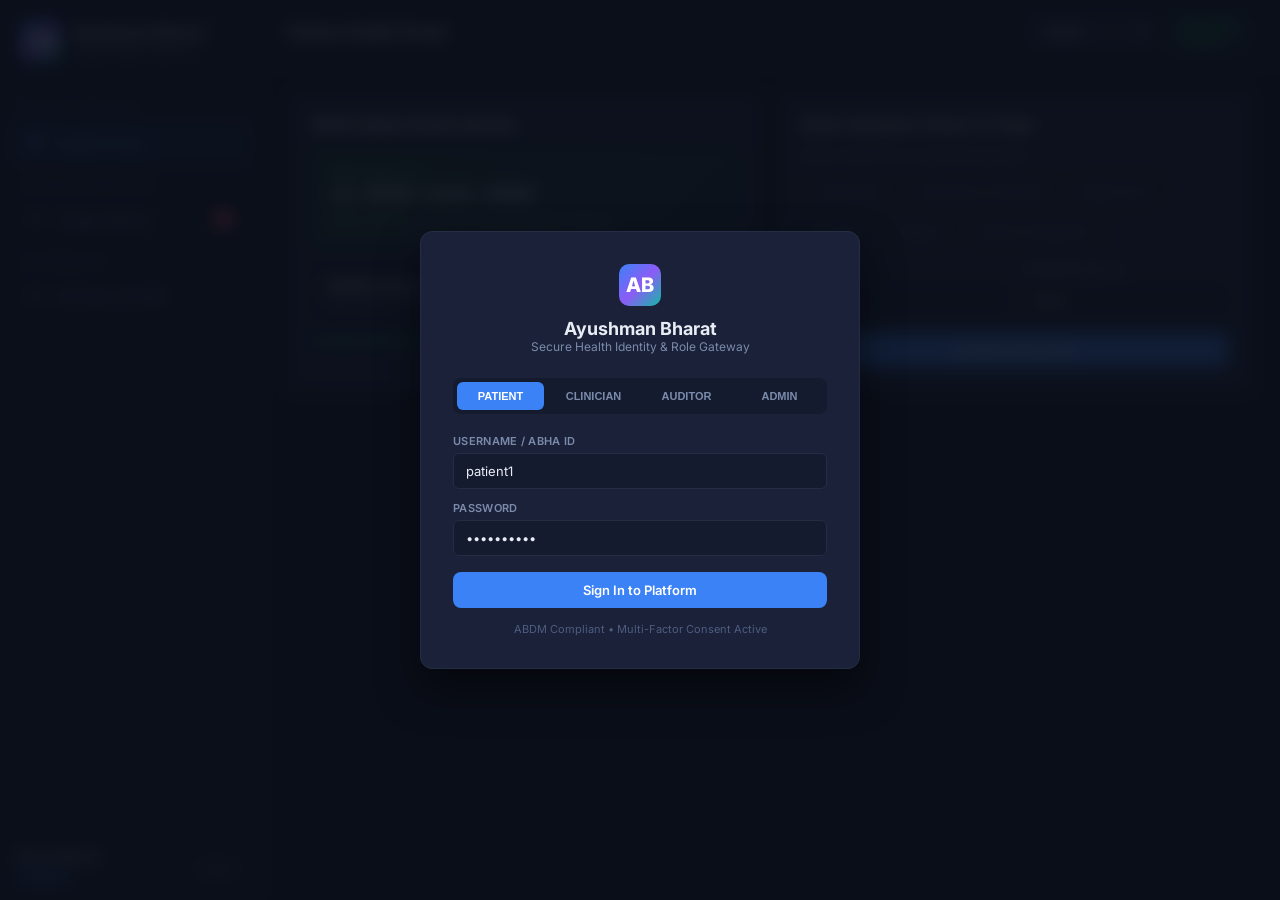
<file: apps/unified-portal/index.html>
<!DOCTYPE html>
<html lang="en">
<head>
  <meta charset="UTF-8">
  <meta name="viewport" content="width=device-width, initial-scale=1.0">
  <title>Ayushman Bharat — Unified Digital Health Platform</title>
  <meta name="description" content="Equity-first, AI-assisted care delivery — Patient Portal, Clinician Triage, and Governance Console in one unified platform.">
  <link rel="preconnect" href="https://fonts.googleapis.com">
  <link href="https://fonts.googleapis.com/css2?family=Inter:wght@400;500;600;700;800&display=swap" rel="stylesheet">
  <style>
    *, *::before, *::after { box-sizing: border-box; margin: 0; padding: 0; }

    :root {
      --font: 'Inter', system-ui, -apple-system, sans-serif;
      --sidebar-w: 260px;
      --header-h: 64px;
      --bg-base: #0b0f1a;
      --bg-sidebar: #0f1425;
      --bg-surface: #151b2e;
      --bg-card: #1a2138;
      --bg-hover: #1f2847;
      --border: #252d44;
      --border-active: #3b82f6;
      --text: #e8ecf4;
      --text-muted: #7b8bab;
      --text-dim: #4e5d80;
      --accent-blue: #3b82f6;
      --accent-teal: #14b8a6;
      --accent-violet: #8b5cf6;
      --accent-rose: #f43f5e;
      --accent-amber: #f59e0b;
      --accent-green: #22c55e;
      --gradient-hero: linear-gradient(135deg, #3b82f6 0%, #8b5cf6 50%, #14b8a6 100%);
      --radius: 12px;
      --radius-sm: 8px;
      --shadow: 0 4px 24px rgba(0,0,0,0.25);
      --transition: 0.25s cubic-bezier(0.4, 0, 0.2, 1);
    }

    body {
      font-family: var(--font);
      background: var(--bg-base);
      color: var(--text);
      display: flex;
      min-height: 100vh;
      overflow-x: hidden;
    }

    /* ===== AUTH MODAL & OVERLAY ===== */
    .auth-overlay {
      position: fixed; inset: 0;
      background: rgba(11, 15, 26, 0.88);
      backdrop-filter: blur(8px);
      z-index: 1000;
      display: flex; align-items: center; justify-content: center;
      padding: 20px;
      animation: fadeIn 0.3s ease;
    }
    .auth-card {
      background: var(--bg-card);
      border: 1px solid var(--border);
      border-radius: var(--radius);
      width: 100%; max-width: 440px;
      padding: 32px;
      box-shadow: 0 20px 40px rgba(0,0,0,0.5);
    }
    .auth-header { text-align: center; margin-bottom: 24px; }
    .auth-header .brand-icon { margin: 0 auto 12px; }
    .auth-tabs {
      display: flex; gap: 6px; margin-bottom: 20px;
      background: var(--bg-surface); padding: 4px; border-radius: var(--radius-sm);
    }
    .auth-tab-btn {
      flex: 1; padding: 8px; font-size: 11px; font-weight: 700;
      background: transparent; color: var(--text-muted); border: none;
      border-radius: 6px; cursor: pointer; transition: all var(--transition);
      text-transform: uppercase;
    }
    .auth-tab-btn.active {
      background: var(--accent-blue); color: #fff;
    }

    /* ===== SIDEBAR ===== */
    .sidebar {
      width: var(--sidebar-w);
      background: var(--bg-sidebar);
      border-right: 1px solid var(--border);
      display: flex;
      flex-direction: column;
      position: fixed;
      top: 0; left: 0; bottom: 0;
      z-index: 100;
      transition: transform var(--transition);
    }
    .sidebar-brand {
      padding: 20px 20px 16px;
      border-bottom: 1px solid var(--border);
      display: flex;
      align-items: center;
      gap: 12px;
    }
    .brand-icon {
      width: 42px; height: 42px;
      background: var(--gradient-hero);
      border-radius: 10px;
      display: flex; align-items: center; justify-content: center;
      font-size: 20px; font-weight: 800; color: #fff;
      flex-shrink: 0;
    }
    .brand-text h1 { font-size: 15px; font-weight: 700; line-height: 1.2; }
    .brand-text p { font-size: 11px; color: var(--text-muted); margin-top: 2px; }

    .sidebar-nav { flex: 1; padding: 12px 10px; overflow-y: auto; }
    .nav-section-label {
      font-size: 10px; text-transform: uppercase; letter-spacing: 1.2px;
      color: var(--text-dim); padding: 12px 12px 6px; font-weight: 600;
    }
    .nav-item {
      display: flex; align-items: center; gap: 12px;
      padding: 11px 14px; border-radius: var(--radius-sm);
      cursor: pointer; transition: all var(--transition);
      font-size: 14px; font-weight: 500; color: var(--text-muted);
      margin-bottom: 2px; user-select: none;
      border: 1px solid transparent;
      position: relative;
    }
    .nav-item:hover { background: var(--bg-hover); color: var(--text); }
    .nav-item.active {
      background: rgba(59,130,246,0.12);
      color: var(--accent-blue);
      border-color: rgba(59,130,246,0.2);
      font-weight: 600;
    }
    .nav-item.locked {
      opacity: 0.45; cursor: not-allowed;
    }
    .nav-icon { width: 20px; text-align: center; font-size: 16px; flex-shrink: 0; }
    .nav-badge {
      margin-left: auto; font-size: 11px; font-weight: 700;
      padding: 2px 7px; border-radius: 10px; background: var(--accent-rose);
      color: #fff; min-width: 20px; text-align: center;
    }

    .sidebar-footer {
      padding: 14px 16px; border-top: 1px solid var(--border);
      font-size: 12px; color: var(--text-dim);
      display: flex; align-items: center; justify-content: space-between;
    }
    .sidebar-footer .role-tag {
      display: inline-block; padding: 3px 8px; border-radius: 4px;
      font-size: 10px; font-weight: 700; text-transform: uppercase;
      margin-top: 4px;
    }

    /* ===== MAIN AREA ===== */
    .main-area {
      margin-left: var(--sidebar-w);
      flex: 1; display: flex; flex-direction: column; min-height: 100vh;
    }
    .top-bar {
      height: var(--header-h);
      background: var(--bg-sidebar);
      border-bottom: 1px solid var(--border);
      display: flex; align-items: center; justify-content: space-between;
      padding: 0 28px; position: sticky; top: 0; z-index: 50;
    }
    .top-bar-title { font-size: 16px; font-weight: 700; }
    .top-bar-controls { display: flex; align-items: center; gap: 12px; }
    .lang-select {
      background: var(--bg-card); color: var(--text); border: 1px solid var(--border);
      padding: 6px 10px; border-radius: 6px; font-size: 12px; font-family: var(--font);
    }
    .status-pill {
      display: flex; align-items: center; gap: 6px;
      padding: 5px 12px; border-radius: 20px; font-size: 12px; font-weight: 600;
    }
    .status-pill.online { background: rgba(34,197,94,0.12); color: var(--accent-green); }
    .status-pill .dot { width: 7px; height: 7px; border-radius: 50%; background: currentColor; animation: pulse-dot 2s infinite; }
    @keyframes pulse-dot { 0%,100% { opacity: 1; } 50% { opacity: 0.4; } }

    .page-content { flex: 1; padding: 28px; }
    .page { display: none; animation: fadeIn 0.35s ease; }
    .page.active { display: block; }
    @keyframes fadeIn { from { opacity: 0; transform: translateY(8px); } to { opacity: 1; transform: translateY(0); } }

    /* ===== REUSABLE COMPONENTS ===== */
    .card {
      background: var(--bg-card); border: 1px solid var(--border);
      border-radius: var(--radius); padding: 22px; margin-bottom: 16px;
      transition: border-color var(--transition);
    }
    .card:hover { border-color: #334266; }
    .card-title {
      font-size: 15px; font-weight: 700; margin-bottom: 14px;
      display: flex; align-items: center; justify-content: space-between;
    }
    .grid-2 { display: grid; grid-template-columns: 1fr 1fr; gap: 16px; }
    .grid-3 { display: grid; grid-template-columns: repeat(3, 1fr); gap: 16px; }
    .grid-4 { display: grid; grid-template-columns: repeat(4, 1fr); gap: 16px; }
    @media (max-width: 1100px) { .grid-4 { grid-template-columns: 1fr 1fr; } }
    @media (max-width: 900px) {
      .grid-2, .grid-3 { grid-template-columns: 1fr; }
      .sidebar { transform: translateX(-100%); }
      .main-area { margin-left: 0; }
    }

    .metric-card {
      background: var(--bg-surface); border: 1px solid var(--border);
      border-radius: var(--radius); padding: 18px;
    }
    .metric-label { font-size: 11px; text-transform: uppercase; letter-spacing: 0.5px; color: var(--text-muted); margin-bottom: 6px; }
    .metric-value { font-size: 26px; font-weight: 800; }
    .metric-sub { font-size: 11px; color: var(--text-dim); margin-top: 4px; }

    .badge {
      display: inline-block; padding: 3px 9px; border-radius: 6px;
      font-size: 11px; font-weight: 700; text-transform: uppercase;
    }
    .badge-green { background: rgba(34,197,94,0.15); color: var(--accent-green); }
    .badge-red { background: rgba(244,63,94,0.15); color: var(--accent-rose); }
    .badge-amber { background: rgba(245,158,11,0.15); color: var(--accent-amber); }
    .badge-blue { background: rgba(59,130,246,0.15); color: var(--accent-blue); }
    .badge-violet { background: rgba(139,92,246,0.15); color: var(--accent-violet); }

    .btn {
      display: inline-flex; align-items: center; justify-content: center; gap: 6px;
      padding: 10px 18px; border-radius: var(--radius-sm); border: none;
      font-family: var(--font); font-size: 13px; font-weight: 600;
      cursor: pointer; transition: all var(--transition);
    }
    .btn-primary { background: var(--accent-blue); color: #fff; }
    .btn-primary:hover { background: #2563eb; }
    .btn-danger { background: transparent; color: var(--accent-rose); border: 1px solid var(--accent-rose); }
    .btn-danger:hover { background: rgba(244,63,94,0.1); }
    .btn-teal { background: var(--accent-teal); color: #fff; }
    .btn-teal:hover { background: #0d9488; }
    .btn-full { width: 100%; }

    .abha-card {
      background: linear-gradient(135deg, #1a3a2a 0%, #1a2d38 100%);
      border: 1px solid #2a5a3a; border-radius: var(--radius); padding: 18px;
    }
    .abha-card .abha-label { font-size: 10px; text-transform: uppercase; letter-spacing: 1px; color: var(--accent-green); font-weight: 700; }
    .abha-card .abha-number { font-size: 20px; font-weight: 800; font-family: 'Courier New', monospace; margin-top: 4px; }
    .abha-card .abha-name { font-size: 13px; color: var(--text-muted); margin-top: 6px; }

    .chip {
      display: inline-block; padding: 7px 14px; border-radius: 20px;
      border: 1px solid var(--border); font-size: 13px; cursor: pointer;
      transition: all var(--transition); user-select: none; font-weight: 500;
      color: var(--text-muted); background: var(--bg-surface);
    }
    .chip:hover { border-color: var(--accent-blue); color: var(--text); }
    .chip.active { background: var(--accent-blue); color: #fff; border-color: var(--accent-blue); }

    input[type="number"], input[type="text"], input[type="password"], textarea, select {
      background: var(--bg-surface); color: var(--text); border: 1px solid var(--border);
      padding: 9px 12px; border-radius: 6px; font-family: var(--font); font-size: 13px;
      width: 100%; transition: border-color var(--transition);
    }
    input:focus, textarea:focus, select:focus { outline: none; border-color: var(--accent-blue); }
    label.field-label { display: block; font-size: 11px; color: var(--text-muted); margin-bottom: 5px; font-weight: 600; text-transform: uppercase; letter-spacing: 0.3px; }

    .consent-row {
      display: flex; align-items: center; justify-content: space-between;
      padding: 14px; background: var(--bg-surface); border-radius: var(--radius-sm);
      border: 1px solid var(--border); margin-top: 12px;
    }
    .toggle { position: relative; width: 44px; height: 24px; cursor: pointer; }
    .toggle input { opacity: 0; width: 0; height: 0; }
    .toggle .slider {
      position: absolute; top: 0; left: 0; right: 0; bottom: 0;
      background: var(--text-dim); border-radius: 12px; transition: var(--transition);
    }
    .toggle .slider::before {
      content: ''; position: absolute; width: 18px; height: 18px;
      left: 3px; bottom: 3px; background: #fff; border-radius: 50%;
      transition: var(--transition);
    }
    .toggle input:checked + .slider { background: var(--accent-green); }
    .toggle input:checked + .slider::before { transform: translateX(20px); }

    .triage-result {
      margin-top: 14px; padding: 16px; border-radius: var(--radius-sm);
      display: none; animation: fadeIn 0.3s ease;
    }
    .triage-result.status-emergency { background: rgba(244,63,94,0.1); border: 1px solid rgba(244,63,94,0.3); }
    .triage-result.status-high { background: rgba(245,158,11,0.1); border: 1px solid rgba(245,158,11,0.3); }
    .triage-result.status-medium { background: rgba(59,130,246,0.1); border: 1px solid rgba(59,130,246,0.3); }
    .triage-result.status-low { background: rgba(34,197,94,0.1); border: 1px solid rgba(34,197,94,0.3); }

    /* Patient Queue */
    .queue-item {
      padding: 14px; border-radius: var(--radius-sm); border: 1px solid var(--border);
      margin-bottom: 8px; cursor: pointer; transition: all var(--transition);
      background: var(--bg-surface);
    }
    .queue-item:hover, .queue-item.selected { border-color: var(--accent-teal); background: rgba(20,184,166,0.06); }
    .queue-header { display: flex; justify-content: space-between; align-items: center; }

    .vital-box {
      background: var(--bg-surface); padding: 14px; border-radius: var(--radius-sm);
      border: 1px solid var(--border); text-align: center;
    }
    .vital-val { font-size: 20px; font-weight: 800; margin-top: 4px; }

    .ai-recommend {
      background: rgba(20,184,166,0.06); border: 1px solid rgba(20,184,166,0.25);
      border-radius: var(--radius); padding: 18px; margin-bottom: 16px;
    }

    .override-panel {
      margin-top: 12px; display: none; background: rgba(244,63,94,0.06);
      border: 1px solid rgba(244,63,94,0.2); padding: 14px; border-radius: var(--radius-sm);
    }

    /* Audit Feed */
    .audit-feed { max-height: 420px; overflow-y: auto; }
    .audit-entry {
      padding: 12px; border-bottom: 1px solid var(--border);
      font-size: 12px; transition: background var(--transition);
    }
    .audit-entry:hover { background: var(--bg-hover); }
    .hash-mono { font-family: 'Courier New', monospace; color: var(--text-dim); font-size: 11px; word-break: break-all; }

    /* Progress Bar */
    .progress-track { width: 100%; height: 8px; background: var(--border); border-radius: 4px; overflow: hidden; margin-top: 8px; }
    .progress-fill { height: 100%; border-radius: 4px; transition: width 0.6s ease; }
  </style>
</head>
<body>

<!-- ===== AUTH MODAL ===== -->
<div id="auth-modal" class="auth-overlay">
  <div class="auth-card">
    <div class="auth-header">
      <div class="brand-icon">AB</div>
      <h2 style="font-size: 18px; font-weight: 700; margin-top: 8px;">Ayushman Bharat</h2>
      <p style="font-size: 12px; color: var(--text-muted);">Secure Health Identity & Role Gateway</p>
    </div>

    <div class="auth-tabs">
      <button class="auth-tab-btn active" onclick="setLoginRole('patient1', 'patient123', this)">Patient</button>
      <button class="auth-tab-btn" onclick="setLoginRole('doctor1', 'doctor123', this)">Clinician</button>
      <button class="auth-tab-btn" onclick="setLoginRole('auditor1', 'auditor123', this)">Auditor</button>
      <button class="auth-tab-btn" onclick="setLoginRole('admin1', 'admin123', this)">Admin</button>
    </div>

    <form onsubmit="handleLogin(event)" style="margin-top: 16px;">
      <div style="margin-bottom: 12px;">
        <label class="field-label">Username / ABHA ID</label>
        <input type="text" id="login-username" value="patient1" required>
      </div>
      <div style="margin-bottom: 16px;">
        <label class="field-label">Password</label>
        <input type="password" id="login-password" value="patient123" required>
      </div>
      <div id="login-error" style="display: none; font-size: 12px; color: var(--accent-rose); margin-bottom: 12px; background: rgba(244,63,94,0.1); padding: 8px; border-radius: 6px;"></div>
      <button type="submit" class="btn btn-primary btn-full" id="btn-login-submit">Sign In to Platform</button>
    </form>
    <div style="margin-top: 14px; text-align: center; font-size: 11px; color: var(--text-dim);">
      ABDM Compliant • Multi-Factor Consent Active
    </div>
  </div>
</div>

<!-- ===== SIDEBAR ===== -->
<aside class="sidebar">
  <div class="sidebar-brand">
    <div class="brand-icon">AB</div>
    <div class="brand-text">
      <h1>Ayushman Bharat</h1>
      <p>Digital Health Platform</p>
    </div>
  </div>

  <nav class="sidebar-nav">
    <div class="nav-section-label">Patient Services</div>
    <div class="nav-item active" onclick="navigate('patient')" id="nav-patient">
      <span class="nav-icon">&#9829;</span> Health Portal
    </div>

    <div class="nav-section-label">Clinical Workflow</div>
    <div class="nav-item" onclick="navigate('clinician')" id="nav-clinician">
      <span class="nav-icon">&#9879;</span> Triage Station
      <span class="nav-badge">3</span>
    </div>

    <div class="nav-section-label">Governance</div>
    <div class="nav-item" onclick="navigate('admin')" id="nav-admin">
      <span class="nav-icon">&#9881;</span> Fairness & Audit
    </div>
  </nav>

  <div class="sidebar-footer">
    <div>
      <div style="font-weight: 600; color: var(--text);" id="footer-user">Aarav Sharma</div>
      <div class="role-tag" id="footer-role" style="background: rgba(59,130,246,0.15); color: var(--accent-blue);">PATIENT</div>
    </div>
    <button onclick="handleLogout()" title="Logout" style="background: transparent; border: 1px solid var(--border); color: var(--text-muted); border-radius: 6px; padding: 4px 8px; cursor: pointer; font-size: 11px;">Logout</button>
  </div>
</aside>

<!-- ===== MAIN CONTENT ===== -->
<div class="main-area">
  <div class="top-bar">
    <div class="top-bar-title" id="page-title">Patient Health Portal</div>
    <div class="top-bar-controls">
      <select class="lang-select" id="lang-select" onchange="updateLanguage()">
        <option value="en">English</option>
        <option value="hi">Hindi</option>
        <option value="od">Odia</option>
        <option value="bn">Bengali</option>
        <option value="ta">Tamil</option>
      </select>
      <div class="status-pill online"><span class="dot"></span> Services Online</div>
    </div>
  </div>

  <div class="page-content">

    <!-- ============================================ -->
    <!-- PAGE: PATIENT PORTAL                         -->
    <!-- ============================================ -->
    <div class="page active" id="page-patient">

      <div class="grid-2">
        <!-- ABHA Identity & Consent -->
        <div class="card">
          <div class="card-title"><span id="lbl-profile">ABHA Digital Health Identity</span></div>
          <div class="abha-card">
            <div class="abha-label">ABHA Health ID</div>
            <div class="abha-number" id="card-abha-id">14-8899-2341-9988</div>
            <div class="abha-name" id="card-patient-name">Aarav Sharma &bull; 42 Yrs &bull; Rural District, Odisha</div>
          </div>
          <div class="consent-row">
            <div>
              <strong style="font-size: 13px;" id="lbl-consent">ABDM Health Data Sharing</strong>
              <p style="font-size: 11px; color: var(--text-muted);" id="lbl-consent-desc">Allow authorized clinicians to view health summary</p>
            </div>
            <label class="toggle">
              <input type="checkbox" id="consent-toggle" checked onchange="toggleConsent()">
              <span class="slider"></span>
            </label>
          </div>
          <p id="consent-status" style="font-size: 12px; color: var(--accent-green); margin-top: 10px; font-weight: 600;">Consent Active & Verified via ABDM Gateway</p>
        </div>

        <!-- Symptom Triage -->
        <div class="card">
          <div class="card-title"><span id="lbl-symptom">Quick Symptom Check & Triage</span></div>
          <p style="font-size: 12px; color: var(--text-muted); margin-bottom: 12px;" id="lbl-symptom-hint">Select what you are experiencing today:</p>

          <div style="display: flex; flex-wrap: wrap; gap: 8px; margin-bottom: 16px;" id="symptom-chips">
            <div class="chip" onclick="toggleChip(this,'chest_pain')">Chest Pain</div>
            <div class="chip" onclick="toggleChip(this,'shortness_of_breath')">Shortness of Breath</div>
            <div class="chip" onclick="toggleChip(this,'high_fever')">High Fever</div>
            <div class="chip" onclick="toggleChip(this,'cough')">Cough</div>
            <div class="chip" onclick="toggleChip(this,'fatigue')">Fatigue</div>
            <div class="chip" onclick="toggleChip(this,'severe_headache')">Severe Headache</div>
          </div>

          <div class="grid-2" style="margin-bottom: 14px;">
            <div>
              <label class="field-label">SpO2 (%)</label>
              <input type="number" id="vital-spo2" value="97">
            </div>
            <div>
              <label class="field-label">Temperature (F)</label>
              <input type="number" id="vital-temp" value="98.6" step="0.1">
            </div>
          </div>

          <button class="btn btn-primary btn-full" onclick="runTriage()" id="btn-triage">Evaluate Symptoms</button>

          <div id="triage-output" class="triage-result">
            <div id="triage-badge" style="font-weight: 700; font-size: 15px; margin-bottom: 4px;"></div>
            <div id="triage-path" style="font-size: 13px; margin-bottom: 6px;"></div>
            <div style="font-size: 11px; color: var(--text-muted);">Evaluated with Demographic Parity Protection (DP >= 0.80)</div>
          </div>
        </div>
      </div>
    </div>

    <!-- ============================================ -->
    <!-- PAGE: CLINICIAN TRIAGE STATION               -->
    <!-- ============================================ -->
    <div class="page" id="page-clinician">
      <div style="display: grid; grid-template-columns: 320px 1fr; gap: 20px;">

        <!-- Queue Panel -->
        <div class="card" style="max-height: calc(100vh - 140px); overflow-y: auto;">
          <div class="card-title">
            <span>Triage Queue</span>
            <span class="badge badge-amber" id="queue-badge">3 Active</span>
          </div>

          <div id="patient-queue-list">
            <div class="queue-item selected" onclick="selectPatient('P-101', this)">
              <div class="queue-header">
                <strong>Aarav Sharma (42)</strong>
                <span class="badge badge-red">Emergency</span>
              </div>
              <div style="font-size: 11px; color: var(--text-muted); margin-top: 4px;">ABHA: 14-8899-2341-9988</div>
              <div style="font-size: 11px; color: var(--accent-rose); margin-top: 2px;">Chest pain, SpO2 91%</div>
            </div>

            <div class="queue-item" onclick="selectPatient('P-102', this)">
              <div class="queue-header">
                <strong>Sunita Mohanty (36)</strong>
                <span class="badge badge-amber">Medium</span>
              </div>
              <div style="font-size: 11px; color: var(--text-muted); margin-top: 4px;">ABHA: 14-7711-4422-5533</div>
              <div style="font-size: 11px; color: var(--text-muted); margin-top: 2px;">High fever, cough</div>
            </div>

            <div class="queue-item" onclick="selectPatient('P-103', this)">
              <div class="queue-header">
                <strong>Rajesh Ghosh (58)</strong>
                <span class="badge badge-green">Low</span>
              </div>
              <div style="font-size: 11px; color: var(--text-muted); margin-top: 4px;">ABHA: 14-3322-1144-8877</div>
              <div style="font-size: 11px; color: var(--text-muted); margin-top: 2px;">Mild headache</div>
            </div>
          </div>
        </div>

        <!-- Clinical Workspace -->
        <div class="card">
          <div class="card-title">
            <span id="selected-patient-header">Patient Clinical Record (P-101)</span>
            <span class="badge badge-green" id="clinician-consent-badge">ABDM Consent Valid</span>
          </div>

          <div class="grid-3" style="margin-bottom: 16px;">
            <div class="vital-box">
              <div style="font-size: 11px; color: var(--text-muted);">SpO2</div>
              <div class="vital-val" style="color: var(--accent-rose);" id="disp-vital-spo2">91%</div>
            </div>
            <div class="vital-box">
              <div style="font-size: 11px; color: var(--text-muted);">Heart Rate</div>
              <div class="vital-val" style="color: var(--accent-amber);" id="disp-vital-hr">108 bpm</div>
            </div>
            <div class="vital-box">
              <div style="font-size: 11px; color: var(--text-muted);">Blood Pressure</div>
              <div class="vital-val" id="disp-vital-bp">142/90</div>
            </div>
          </div>

          <!-- AI Recommendation -->
          <div class="ai-recommend">
            <div style="display: flex; justify-content: space-between; align-items: center; margin-bottom: 8px;">
              <strong style="color: var(--accent-teal); font-size: 14px;">AI Clinical Triage Recommendation</strong>
              <span class="badge badge-red" id="ai-triage-badge">EMERGENCY (0.75)</span>
            </div>
            <p style="font-size: 13px; margin-bottom: 6px;" id="ai-care-path"><strong>Care Path:</strong> Immediate ECG, Oxygen therapy, ACS protocol initiation.</p>
            <p style="font-size: 11px; color: var(--text-muted); margin-bottom: 12px;" id="ai-factors">Top factors: Hypoxia (SpO2 91%), Acute Chest Pain, Borderline Tachycardia</p>
            <div style="display: flex; gap: 10px; flex-wrap: wrap;">
              <button class="btn btn-teal" onclick="acceptAI()">Accept & Order ECG</button>
              <button class="btn btn-danger" onclick="showOverride()">Override AI Suggestion</button>
            </div>

            <div id="override-panel" class="override-panel">
              <label class="field-label">Override Justification (Logged to Audit Chain)</label>
              <input type="text" id="override-reason" placeholder="e.g., Prior known muscular strain, ECG already normal" style="margin-bottom: 8px;">
              <button class="btn btn-danger" onclick="submitOverride()" style="font-size: 12px;">Confirm Override</button>
            </div>
          </div>

          <div>
            <label class="field-label">Clinician Encounter Notes (FHIR)</label>
            <textarea id="clinician-notes" rows="3" placeholder="Enter clinical observations, prescription, and referral instructions..."></textarea>
            <button class="btn btn-teal btn-full" style="margin-top: 10px;" onclick="saveEncounter()">Save Encounter & Dispatch</button>
          </div>
        </div>
      </div>
    </div>

    <!-- ============================================ -->
    <!-- PAGE: ADMIN GOVERNANCE & FAIRNESS            -->
    <!-- ============================================ -->
    <div class="page" id="page-admin">

      <!-- Metric Cards -->
      <div class="grid-4" style="margin-bottom: 20px;">
        <div class="metric-card">
          <div class="metric-label">Gender Parity Ratio</div>
          <div class="metric-value" style="color: var(--accent-green);" id="m-dp-gender">0.950</div>
          <div class="metric-sub">Target: >= 0.800 (Passed)</div>
        </div>
        <div class="metric-card">
          <div class="metric-label">Region Parity Ratio</div>
          <div class="metric-value" style="color: var(--accent-green);" id="m-dp-region">0.920</div>
          <div class="metric-sub">Rural vs Urban (Passed)</div>
        </div>
        <div class="metric-card">
          <div class="metric-label">Audit Chain Events</div>
          <div class="metric-value" id="m-audit-count">--</div>
          <div class="metric-sub">SHA-256 Hash Verified</div>
        </div>
        <div class="metric-card">
          <div class="metric-label">Disparate Impact</div>
          <div class="metric-value" style="color: var(--accent-green);">COMPLIANT</div>
          <div class="metric-sub">Zero Bias Alerts</div>
        </div>
      </div>

      <div class="grid-2">
        <!-- Fairness Breakdown -->
        <div class="card">
          <div class="card-title">
            <span>Demographic Parity Slices</span>
            <span class="badge badge-green">Four-Fifths Rule</span>
          </div>
          <p style="font-size: 12px; color: var(--text-muted); margin-bottom: 16px;">
            Real-time monitoring of clinical triage predictions across sensitive demographic groups.
          </p>

          <div style="margin-bottom: 16px;">
            <div style="display: flex; justify-content: space-between; font-size: 12px; margin-bottom: 4px;">
              <span>Rural High-Risk Rate</span><span>42.8%</span>
            </div>
            <div class="progress-track"><div class="progress-fill" style="width: 42.8%; background: var(--accent-blue);"></div></div>
          </div>
          <div style="margin-bottom: 16px;">
            <div style="display: flex; justify-content: space-between; font-size: 12px; margin-bottom: 4px;">
              <span>Urban High-Risk Rate</span><span>46.1%</span>
            </div>
            <div class="progress-track"><div class="progress-fill" style="width: 46.1%; background: var(--accent-violet);"></div></div>
          </div>
          <div style="background: rgba(34,197,94,0.08); border: 1px solid rgba(34,197,94,0.2); padding: 12px; border-radius: 8px; font-size: 12px; color: var(--accent-green);">
            Disparate Impact Ratio = <strong>0.928</strong> (Satisfies >= 0.80 standard)
          </div>
        </div>

        <!-- Audit Ledger -->
        <div class="card">
          <div class="card-title">
            <span>Immutable Audit Trail</span>
            <button class="btn btn-primary" style="font-size: 11px; padding: 5px 10px;" onclick="fetchAudit()">Refresh</button>
          </div>
          <div class="audit-feed" id="audit-feed">
            <div class="audit-entry" style="color: var(--text-dim);">Loading audit ledger...</div>
          </div>
        </div>
      </div>
    </div>

  </div><!-- /page-content -->
</div><!-- /main-area -->

<script>
  const API = 'http://localhost:8000/api/v1';
  let CURRENT_SESSION = null;
  let ACTIVE_PATIENT_ID = 'P-101';
  let selectedSymptoms = [];

  // Authenticated Fetch wrapper
  async function authFetch(endpoint, options = {}) {
    options.headers = options.headers || {};
    options.headers['Content-Type'] = 'application/json';
    if (CURRENT_SESSION && CURRENT_SESSION.access_token) {
      options.headers['Authorization'] = `Bearer ${CURRENT_SESSION.access_token}`;
    }
    const response = await fetch(endpoint, options);
    if (response.status === 401 || response.status === 403) {
      const err = await response.json().catch(() => ({}));
      if (err.error && (err.error.includes('Expired') || err.error.includes('Missing'))) {
        alert('Session expired or unauthorized. Please sign in.');
        handleLogout();
      }
    }
    return response;
  }

  // Quick Preset Helper for Login Modal
  function setLoginRole(u, p, btn) {
    document.querySelectorAll('.auth-tab-btn').forEach(b => b.classList.remove('active'));
    btn.classList.add('active');
    document.getElementById('login-username').value = u;
    document.getElementById('login-password').value = p;
  }

  // Login handler
  async function handleLogin(e) {
    e.preventDefault();
    const u = document.getElementById('login-username').value.trim();
    const p = document.getElementById('login-password').value;
    const errBox = document.getElementById('login-error');
    errBox.style.display = 'none';

    try {
      const res = await fetch(`${API}/auth/login`, {
        method: 'POST',
        headers: { 'Content-Type': 'application/json' },
        body: JSON.stringify({ username: u, password: p })
      });
      const data = await res.json();
      if (!res.ok) {
        errBox.textContent = data.error || 'Authentication failed';
        errBox.style.display = 'block';
        return;
      }

      CURRENT_SESSION = data;
      // In-memory / session state initialized
      document.getElementById('auth-modal').style.display = 'none';
      applyUserSession();
    } catch(err) {
      errBox.textContent = 'Unable to reach authentication gateway.';
      errBox.style.display = 'block';
    }
  }

  // Logout handler
  async function handleLogout() {
    if (CURRENT_SESSION && CURRENT_SESSION.access_token) {
      fetch(`${API}/auth/logout`, {
        method: 'POST',
        headers: { 'Content-Type': 'application/json', 'Authorization': `Bearer ${CURRENT_SESSION.access_token}` }
      }).catch(()=>{});
    }
    CURRENT_SESSION = null;
    document.getElementById('auth-modal').style.display = 'flex';
  }

  // Session Application & Route Guarding
  function applyUserSession() {
    if (!CURRENT_SESSION) return;
    const user = CURRENT_SESSION.user;
    document.getElementById('footer-user').textContent = user.full_name || user.username;
    document.getElementById('footer-role').textContent = user.role;

    // Apply Route Guards
    const navPatient = document.getElementById('nav-patient');
    const navClinician = document.getElementById('nav-clinician');
    const navAdmin = document.getElementById('nav-admin');

    navClinician.classList.remove('locked');
    navAdmin.classList.remove('locked');

    if (user.role === 'PATIENT') {
      navClinician.classList.add('locked');
      navAdmin.classList.add('locked');
      navigate('patient');
      if (user.abha_id) {
        document.getElementById('card-abha-id').textContent = user.abha_id;
        document.getElementById('card-patient-name').textContent = `${user.full_name} • Active Session`;
      }
    } else if (user.role === 'CLINICIAN') {
      navAdmin.classList.add('locked');
      navigate('clinician');
      loadPatientsQueue();
    } else if (user.role === 'ADMIN' || user.role === 'AUDITOR') {
      navigate('admin');
    }
  }

  // Navigation with Role Guards
  function navigate(page) {
    if (!CURRENT_SESSION) return;
    const role = CURRENT_SESSION.user.role;
    if (page === 'clinician' && role === 'PATIENT') {
      alert('Access Denied: Patient role cannot access Clinical Triage.');
      return;
    }
    if (page === 'admin' && (role !== 'ADMIN' && role !== 'AUDITOR')) {
      alert('Access Denied: Requires Administrator or Auditor role.');
      return;
    }

    document.querySelectorAll('.page').forEach(p => p.classList.remove('active'));
    document.querySelectorAll('.nav-item').forEach(n => n.classList.remove('active'));
    document.getElementById('page-' + page).classList.add('active');
    document.getElementById('nav-' + page).classList.add('active');

    const titles = { patient: 'Patient Health Portal', clinician: 'Clinical Triage Station', admin: 'Governance & Fairness Console' };
    document.getElementById('page-title').textContent = titles[page] || '';

    if (page === 'admin') { fetchAudit(); fetchFairness(); }
  }

  // Multilingual Strings
  const T = {
    en: { profile:'ABHA Digital Health Identity', consent:'ABDM Health Data Sharing', consentD:'Allow authorized clinicians to view health summary', symptom:'Quick Symptom Check & Triage', hint:'Select what you are experiencing today:', btn:'Evaluate Symptoms' },
    hi: { profile:'ABHA (आभा) स्वास्थ्य पहचान', consent:'ABDM स्वास्थ्य डेटा साझाकरण', consentD:'अधिकृत डॉक्टरों को स्वास्थ्य सारांश देखने की अनुमति', symptom:'लक्षण जांच एवं ट्राइएज', hint:'आज आप क्या लक्षण महसूस कर रहे हैं:', btn:'लक्षणों का मूल्यांकन करें' },
    od: { profile:'ABHA (ଆଭା) ସ୍ୱାସ୍ଥ୍ୟ ପରିଚୟ', consent:'ସ୍ୱାସ୍ଥ୍ୟ ତଥ୍ୟ ସହଭାଗିତା', consentD:'ଡାକ୍ତରଙ୍କୁ ତଥ୍ୟ ଦେଖିବାକୁ ଅନୁମତି', symptom:'ଲକ୍ଷଣ ଯାଞ୍ଚ', hint:'ଆପଣଙ୍କ ଲକ୍ଷଣ ଚୟନ କରନ୍ତୁ:', btn:'ମୂଲ୍ୟାଙ୍କନ' },
    bn: { profile:'ABHA (আভা) স্বাস্থ্য পরিচয়', consent:'স্বাস্থ্য তথ্য ভাগাভাগি', consentD:'চিকিৎসকদের দেখার অনুমতি দিন', symptom:'লক্ষণ পরীক্ষা', hint:'আজ আপনি কী অনুভব করছেন:', btn:'মূল্যায়ন করুন' },
    ta: { profile:'ABHA சுகாதார அடையாளம்', consent:'சுகாதார தகவல் பகிர்வு', consentD:'மருத்துவர்கள் பார்க்க அனுமதி', symptom:'அறிகுறி பரிசோதனை', hint:'இன்று நீங்கள் என்ன உணர்கிறீர்கள்:', btn:'மதிப்பீடு' }
  };

  function updateLanguage() {
    const l = document.getElementById('lang-select').value;
    const t = T[l] || T.en;
    document.getElementById('lbl-profile').textContent = t.profile;
    document.getElementById('lbl-consent').textContent = t.consent;
    document.getElementById('lbl-consent-desc').textContent = t.consentD;
    document.getElementById('lbl-symptom').textContent = t.symptom;
    document.getElementById('lbl-symptom-hint').textContent = t.hint;
    document.getElementById('btn-triage').textContent = t.btn;
  }

  // Patient Consent Toggle
  async function toggleConsent() {
    const on = document.getElementById('consent-toggle').checked;
    const el = document.getElementById('consent-status');
    const pId = (CURRENT_SESSION && CURRENT_SESSION.user && CURRENT_SESSION.user.username) ? 'P-101' : ACTIVE_PATIENT_ID;
    
    try {
      await authFetch(API + '/clinical/consent/toggle', {
        method:'POST',
        body: JSON.stringify({ patient_id: pId })
      });
      el.textContent = on ? 'Consent Active & Verified via ABDM Gateway' : 'Consent REVOKED (Clinician Access Blocked)';
      el.style.color = on ? 'var(--accent-green)' : 'var(--accent-rose)';
    } catch(e) {}
  }

  // Patient Triage
  function toggleChip(el, s) {
    el.classList.toggle('active');
    selectedSymptoms = el.classList.contains('active') ? [...selectedSymptoms, s] : selectedSymptoms.filter(x => x !== s);
  }

  async function runTriage() {
    const spo2 = parseFloat(document.getElementById('vital-spo2').value) || 97;
    const temp = parseFloat(document.getElementById('vital-temp').value) || 98.6;
    const out = document.getElementById('triage-output');
    try {
      const r = await authFetch(API + '/ai/triage', {
        method:'POST',
        body: JSON.stringify({
          symptoms: selectedSymptoms,
          vitals: { spo2, temperature: temp },
          demographics: { gender: 'male', region: 'rural', age: 42 }
        })
      });
      const d = await r.json();
      out.style.display = 'block';
      out.className = 'triage-result status-' + (d.risk_level || 'medium').toLowerCase();
      document.getElementById('triage-badge').textContent = 'Triage: ' + d.risk_level + ' (Score: ' + d.risk_score + ')';
      document.getElementById('triage-path').textContent = d.recommended_care_path;
    } catch(e) {
      out.style.display = 'block'; out.className = 'triage-result status-medium';
      document.getElementById('triage-badge').textContent = 'Triage: MEDIUM RISK';
      document.getElementById('triage-path').textContent = 'Telehealth / OPD consult recommended.';
    }
  }

  // Clinician Flow & Queue
  async function loadPatientsQueue() {
    try {
      const res = await authFetch(API + '/clinical/patients');
      if (!res.ok) return;
      const data = await res.json();
      const list = document.getElementById('patient-queue-list');
      if (data.patients && data.patients.length > 0) {
        list.innerHTML = '';
        data.patients.forEach((p, idx) => {
          const item = document.createElement('div');
          item.className = 'queue-item' + (idx === 0 ? ' selected' : '');
          item.onclick = () => selectPatient(p.patient_id, item);
          item.innerHTML = `
            <div class="queue-header">
              <strong>${p.name} (${p.age})</strong>
              <span class="badge ${p.consent_active ? 'badge-green' : 'badge-red'}">${p.consent_active ? 'Active' : 'Revoked'}</span>
            </div>
            <div style="font-size: 11px; color: var(--text-muted); margin-top: 4px;">ABHA: ${p.abha_id}</div>
            <div style="font-size: 11px; color: var(--text-dim); margin-top: 2px;">${p.active_conditions.join(', ') || 'No known conditions'}</div>
          `;
          list.appendChild(item);
        });
      }
    } catch(e) {}
  }

  function selectPatient(id, el) {
    ACTIVE_PATIENT_ID = id;
    document.querySelectorAll('.queue-item').forEach(q => q.classList.remove('selected'));
    if (el) el.classList.add('selected');
    document.getElementById('selected-patient-header').textContent = `Patient Clinical Record (${id})`;
  }

  function showOverride() {
    const p = document.getElementById('override-panel');
    p.style.display = p.style.display === 'block' ? 'none' : 'block';
  }

  async function submitOverride() {
    const reason = document.getElementById('override-reason').value.trim();
    if (!reason) return alert('Please enter override justification.');
    const actorId = (CURRENT_SESSION && CURRENT_SESSION.user) ? CURRENT_SESSION.user.username : 'doctor1';
    
    await authFetch(API + '/audit/log', {
      method:'POST',
      body: JSON.stringify({
        action: 'CLINICIAN_OVERRIDE',
        actor_id: actorId,
        actor_role: 'CLINICIAN',
        target_resource_id: ACTIVE_PATIENT_ID,
        resource_type: 'TRIAGE_ASSESSMENT',
        details: { reason, original_suggestion: 'ACS Protocol' }
      })
    });
    alert('Override recorded in tamper-evident audit ledger.');
    document.getElementById('override-panel').style.display = 'none';
  }

  function acceptAI() { alert('AI Care path accepted. ECG and Vitals monitoring dispatched.'); }

  async function saveEncounter() {
    const notes = document.getElementById('clinician-notes').value.trim();
    const actorId = (CURRENT_SESSION && CURRENT_SESSION.user) ? CURRENT_SESSION.user.username : 'doctor1';
    
    const res = await authFetch(API + '/clinical/encounters', {
      method:'POST',
      body: JSON.stringify({
        patient_id: ACTIVE_PATIENT_ID,
        clinician_id: actorId,
        triage_risk: 'HIGH',
        notes
      })
    });
    if (res.ok) {
      alert('FHIR Encounter saved successfully.');
      document.getElementById('clinician-notes').value = '';
    }
  }

  // Admin & Governance Flow
  async function fetchAudit() {
    try {
      const r = await authFetch(API + '/audit/events');
      if (!r.ok) return;
      const d = await r.json();
      const feed = document.getElementById('audit-feed');
      feed.innerHTML = '';
      (d.events || []).forEach(e => {
        const div = document.createElement('div');
        div.className = 'audit-entry';
        div.innerHTML = `
          <div style="display:flex;justify-content:space-between;margin-bottom:2px;">
            <strong style="color:var(--accent-blue);">${e.action}</strong>
            <span style="color:var(--text-dim);">${new Date(e.timestamp*1000).toLocaleTimeString()}</span>
          </div>
          <div>Actor: <span style="color:var(--accent-amber);">${e.actor_id} (${e.actor_role})</span> &rarr; ${e.target_resource_id}</div>
          <div class="hash-mono">SHA256: ${e.record_hash.substring(0,40)}...</div>
        `;
        feed.appendChild(div);
      });
      document.getElementById('m-audit-count').textContent = d.total || '--';
    } catch(e) {}
  }

  async function fetchFairness() {
    try {
      const r = await authFetch(API + '/ai/fairness-metrics');
      if (!r.ok) return;
      const d = await r.json();
      if (d.demographic_parity) {
        document.getElementById('m-dp-gender').textContent = d.demographic_parity.gender_parity_ratio || '0.950';
        document.getElementById('m-dp-region').textContent = d.demographic_parity.region_parity_ratio || '0.920';
      }
    } catch(e) {}
  }
</script>
</body>
</html>
</file>
